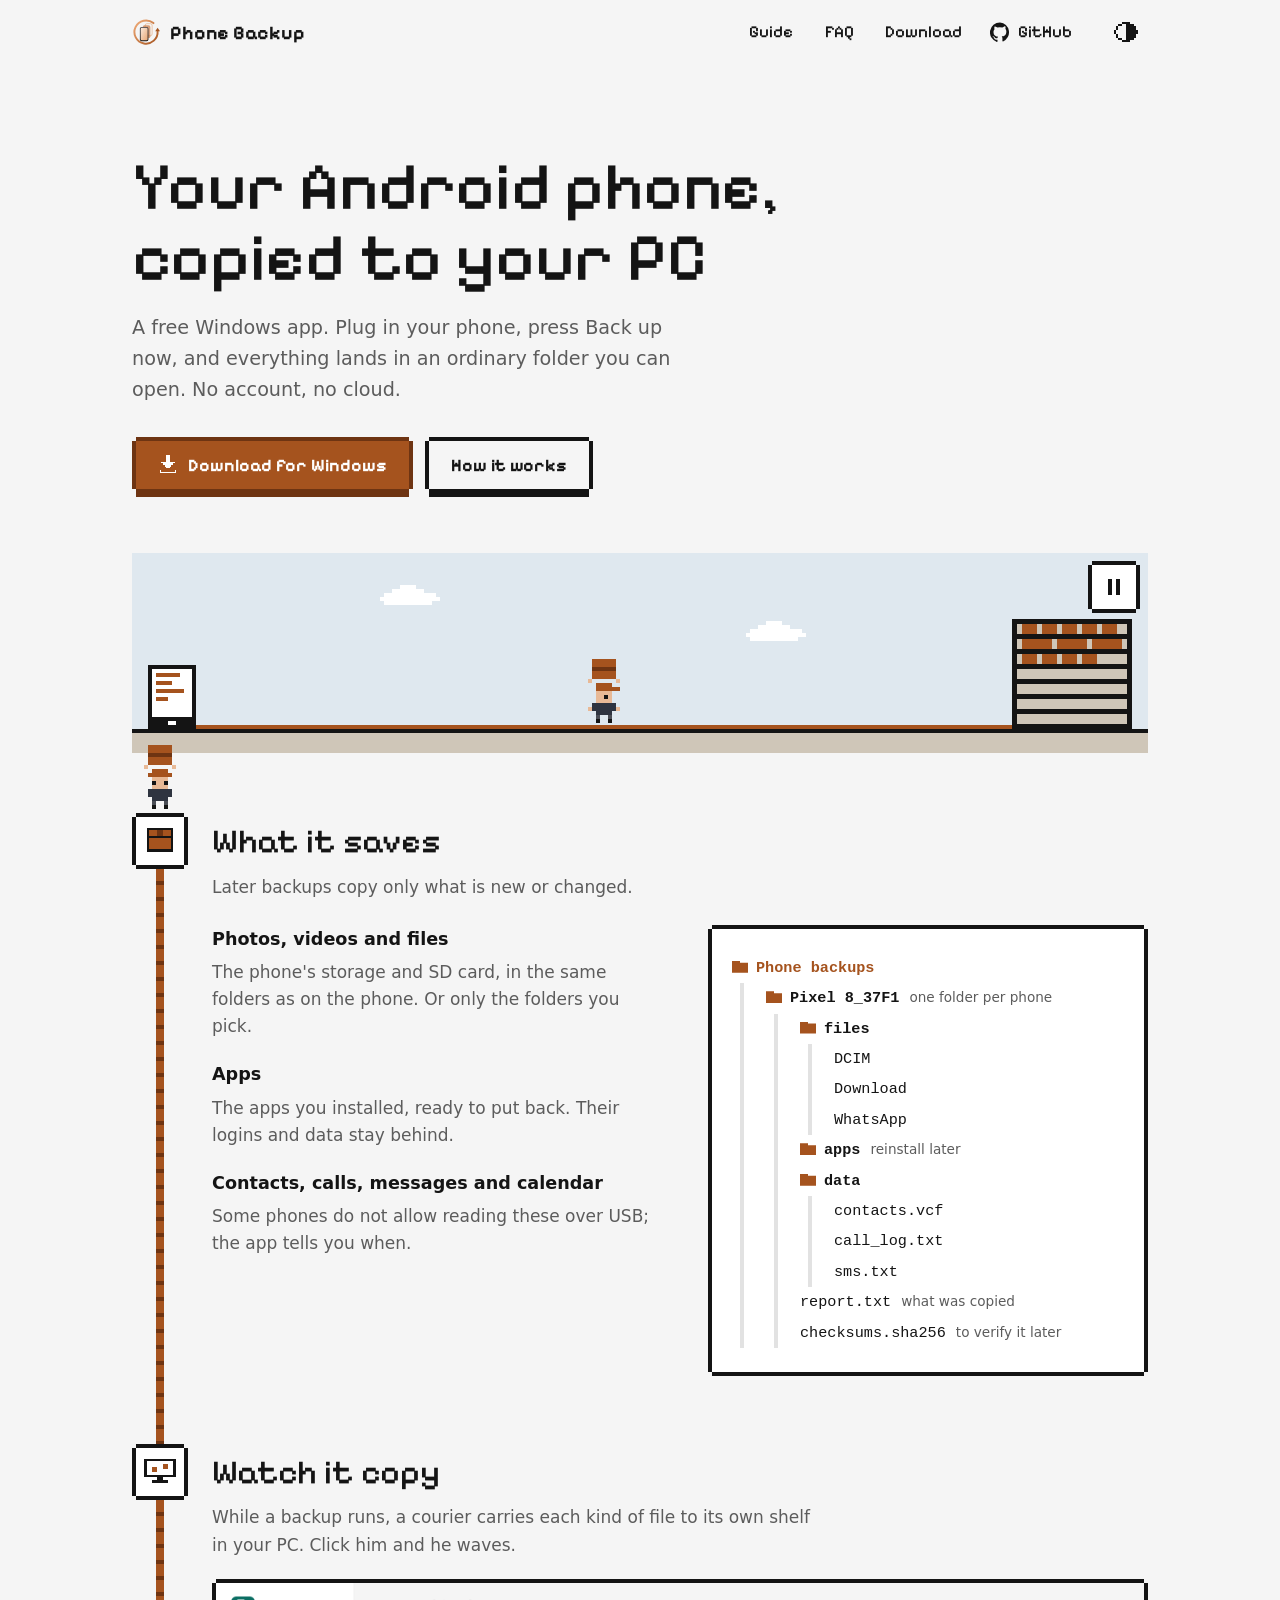
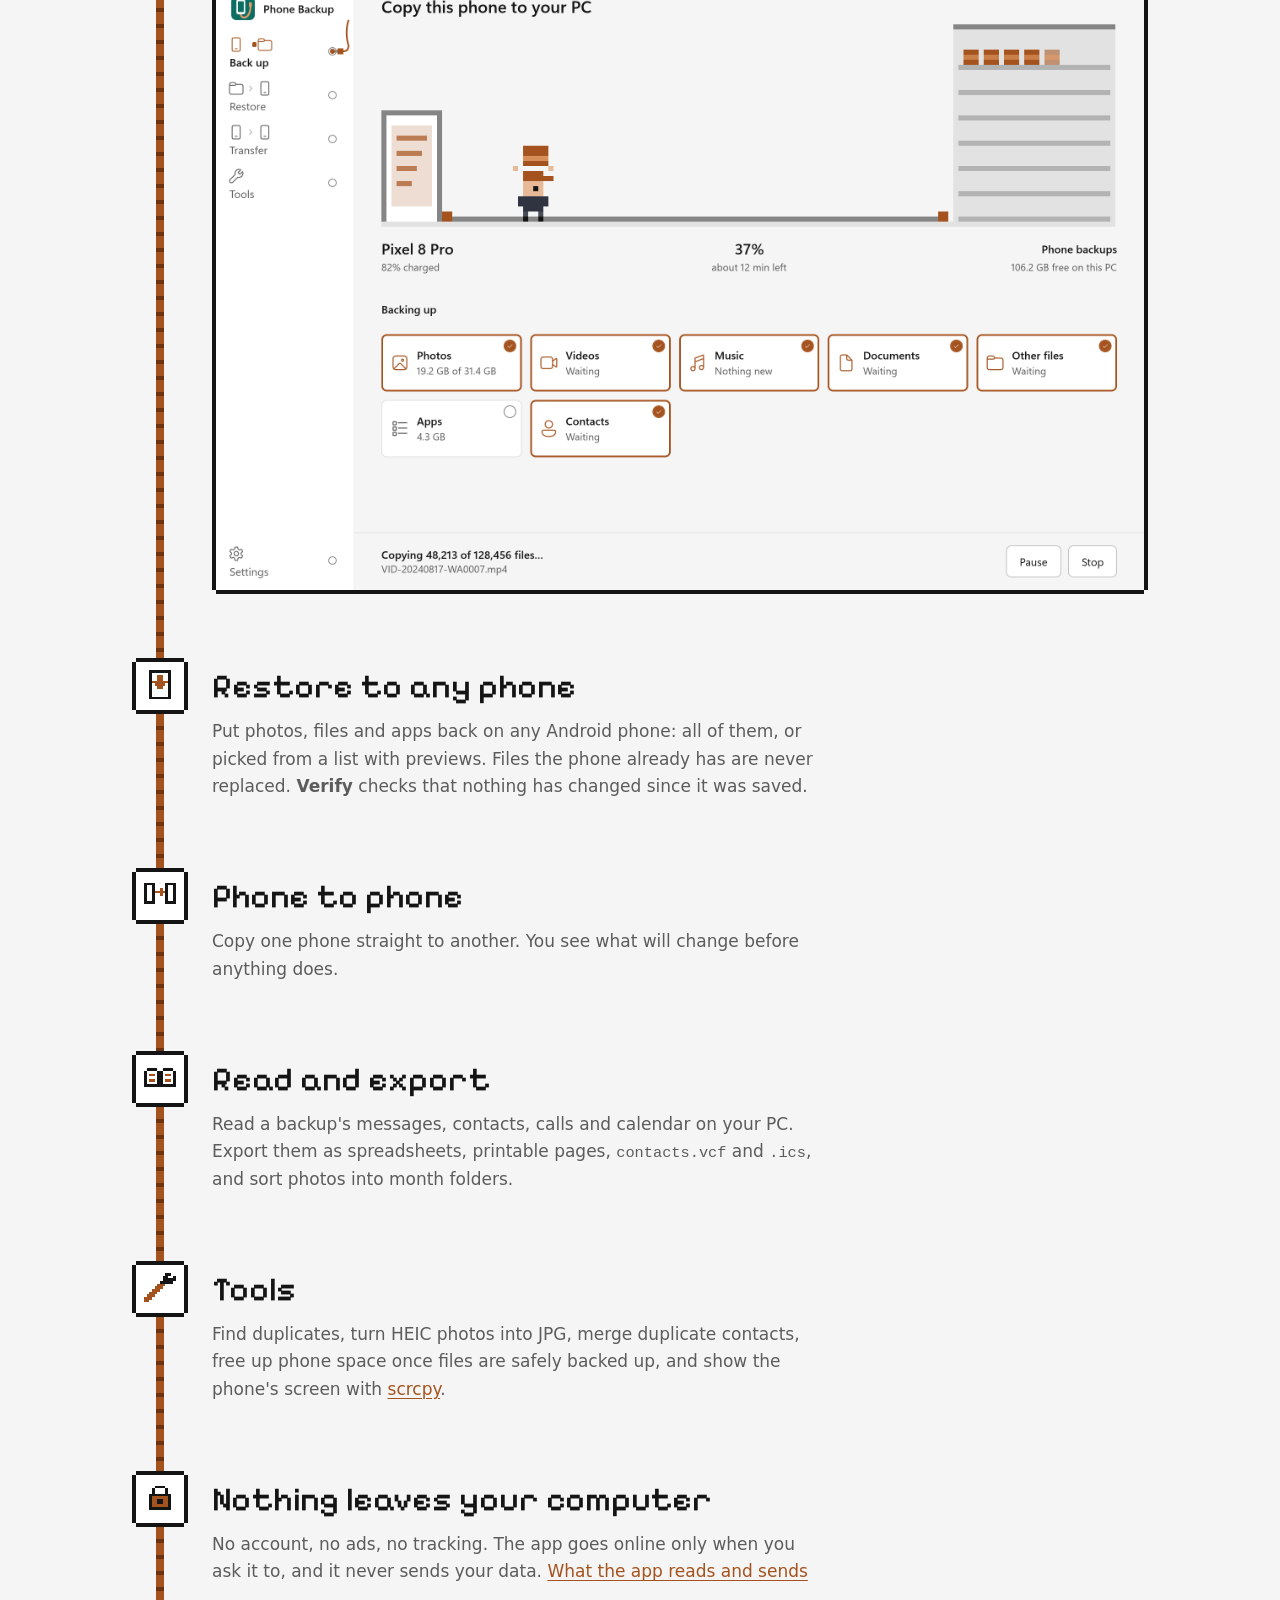
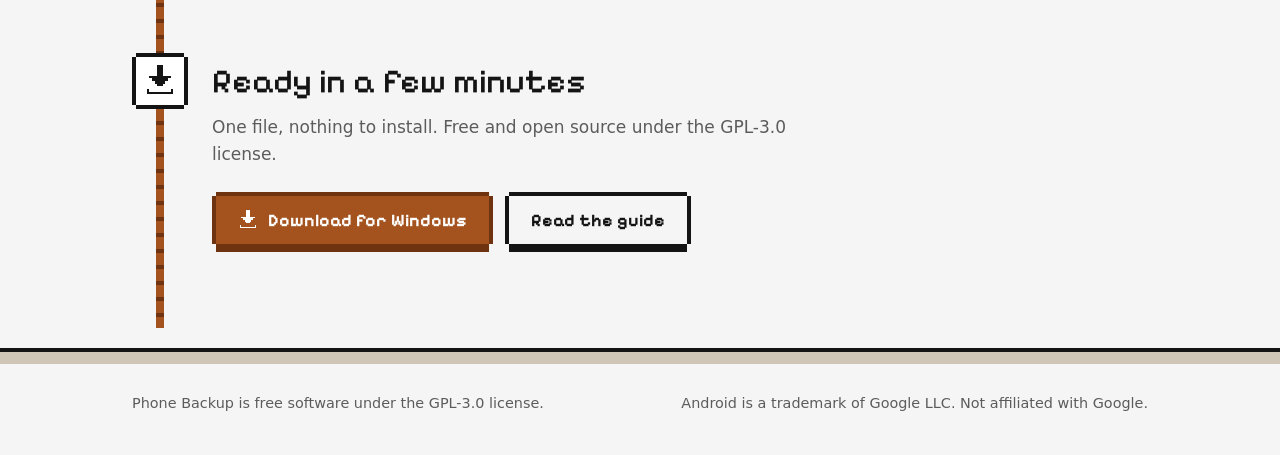
<file: docs/index.html>
<!doctype html>
<html lang="en">
<head>
<meta charset="utf-8">
<meta name="viewport" content="width=device-width, initial-scale=1">
<link rel="icon" href="favicon.ico" sizes="any">
<link rel="icon" href="favicon.svg" type="image/svg+xml">
<title>Phone Backup: free Android backup for Windows</title>
<meta name="description" content="A free, open-source Windows app that backs up an Android phone over USB or Wi-Fi. No account, no cloud.">
<meta name="color-scheme" content="light dark">
<meta name="theme-color" media="(prefers-color-scheme: light)" content="#F5F5F5">
<meta name="theme-color" media="(prefers-color-scheme: dark)" content="#000000">
<link rel="preload" href="fonts/pixelify-sans.woff2" as="font" type="font/woff2" crossorigin>
<link rel="stylesheet" href="site.css">
<script src="theme.js"></script>
<script src="pixel.js" defer></script>
</head>
<body>
<a class="skip" href="#main">Skip to content</a>

<header>
  <div class="wrap">
    <a class="brand" href="./">
      <span class="logo" aria-hidden="true"><img src="logo.svg" width="28" height="28" alt=""></span>
      Phone Backup
    </a>
    <nav aria-label="Pages">
      <a class="nav-link" href="guide">Guide</a>
      <a class="nav-link" href="faq">FAQ</a>
      <a class="nav-link" href="download">Download</a>
      <a class="nav-link" href="https://github.com/mitunmanav/phone-backup">
      <svg width="20" height="20" viewBox="0 0 24 24" fill="currentColor" aria-hidden="true"><path d="M12 .5a12 12 0 0 0-3.8 23.4c.6.1.8-.3.8-.6v-2.1c-3.3.7-4-1.6-4-1.6-.6-1.4-1.4-1.8-1.4-1.8-1-.7.1-.7.1-.7 1.2.1 1.8 1.2 1.8 1.2 1 1.8 2.8 1.3 3.5 1 .1-.8.4-1.3.7-1.6-2.7-.3-5.5-1.3-5.5-6 0-1.2.5-2.3 1.2-3.1-.1-.3-.5-1.5.1-3.2 0 0 1-.3 3.3 1.2a11.5 11.5 0 0 1 6 0C17.3 4.7 18.3 5 18.3 5c.7 1.7.2 2.9.1 3.2.8.8 1.2 1.9 1.2 3.1 0 4.7-2.8 5.7-5.5 6 .4.4.8 1.1.8 2.2v3.3c0 .3.2.7.8.6A12 12 0 0 0 12 .5Z"/></svg>
      GitHub
      </a>
    </nav>
    <button class="theme" type="button" aria-label="Theme">
      <span class="auto" data-px="auto"></span><span class="sun" data-px="sun"></span><span class="moon" data-px="moon"></span>
    </button>
  </div>
</header>

<main id="main">
  <div class="wrap intro">
    <h1>Your Android phone, copied to your PC</h1>
    <p class="lead">A free Windows app. Plug in your phone, press Back up now, and everything lands in an ordinary folder you can open. No account, no cloud.</p>
    <div class="actions">
      <a class="btn primary" href="download"><span data-px="down"></span>Download for Windows</a>
      <a class="btn" href="guide">How it works</a>
    </div>
  </div>

  <!-- The courier from the app carries boxes from the phone along the cable to the shelves in the PC. -->
  <div class="wrap">
    <div class="world">
      <span class="cloud" data-px="cloud" style="left: 24%; top: 28px"></span>
      <span class="cloud" data-px="cloud" style="left: 60%; top: 64px"></span>
      <span class="phone" data-px="phone"></span>
      <span class="cable"></span>
      <span class="pc" data-px="pc"></span>
      <button class="pause" type="button" aria-label="Pause the courier" aria-pressed="false"><span data-px="pause"></span></button>
      <button class="walker" type="button" aria-label="Wave to the courier"><span class="walk" data-px="courier"></span></button>
    </div>
  </div>

  <!-- The cable carries on down the page; each thing the app does is a stop on it. Not numbered: these are not steps. -->
  <div class="wrap route">
    <div class="rider" aria-hidden="true"><span class="front carry" data-px="courier"></span></div>

    <section class="stop">
      <span class="sign" aria-hidden="true"><span data-px="box"></span></span>
      <h2>What it saves</h2>
      <p>Later backups copy only what is new or changed.</p>
      <div class="saves">
        <div class="kinds">
          <div>
            <h3>Photos, videos and files</h3>
            <p>The phone's storage and SD card, in the same folders as on the phone. Or only the folders you pick.</p>
          </div>
          <div>
            <h3>Apps</h3>
            <p>The apps you installed, ready to put back. Their logins and data stay behind.</p>
          </div>
          <div>
            <h3>Contacts, calls, messages and calendar</h3>
            <p>Some phones do not allow reading these over USB; the app tells you when.</p>
          </div>
        </div>
        <div class="tree mono" role="img" aria-label="Example backup folder: files, apps and data folders inside a folder named after the phone.">
          <ul>
            <li style="--i:0"><span class="dir root">Phone backups</span>
              <ul>
                <li style="--i:1"><span class="dir">Pixel 8_37F1</span><span class="hint">one folder per phone</span>
                  <ul>
                    <li style="--i:2"><span class="dir">files</span>
                      <ul>
                        <li style="--i:3"><span>DCIM</span></li>
                        <li style="--i:4"><span>Download</span></li>
                        <li style="--i:5"><span>WhatsApp</span></li>
                      </ul>
                    </li>
                    <li style="--i:6"><span class="dir">apps</span><span class="hint">reinstall later</span></li>
                    <li style="--i:7"><span class="dir">data</span>
                      <ul>
                        <li style="--i:8"><span>contacts.vcf</span></li>
                        <li style="--i:9"><span>call_log.txt</span></li>
                        <li style="--i:10"><span>sms.txt</span></li>
                      </ul>
                    </li>
                    <li style="--i:11"><span>report.txt</span><span class="hint">what was copied</span></li>
                    <li style="--i:12"><span>checksums.sha256</span><span class="hint">to verify it later</span></li>
                  </ul>
                </li>
              </ul>
            </li>
          </ul>
        </div>
      </div>
    </section>

    <section class="stop">
      <span class="sign" aria-hidden="true"><span data-px="screen"></span></span>
      <h2>Watch it copy</h2>
      <p>While a backup runs, a courier carries each kind of file to its own shelf in your PC. Click him and he waves.</p>
      <figure class="shot">
        <picture>
          <source srcset="app-dark.png" media="(prefers-color-scheme: dark)">
          <img src="app-light.png" width="2200" height="1440" loading="lazy" alt="Phone Backup copying a Pixel 8 Pro to the PC, 37% done: a small pixel courier carries boxes along the cable from the phone to shelves in the PC, above tiles for photos, videos, music, documents, other files, apps and contacts.">
        </picture>
      </figure>
    </section>

    <section class="stop">
      <span class="sign" aria-hidden="true"><span data-px="back"></span></span>
      <h2>Restore to any phone</h2>
      <p>Put photos, files and apps back on any Android phone: all of them, or picked from a list with previews. Files the phone already has are never replaced. <strong>Verify</strong> checks that nothing has changed since it was saved.</p>
    </section>

    <section class="stop">
      <span class="sign" aria-hidden="true"><span data-px="swap"></span></span>
      <h2>Phone to phone</h2>
      <p>Copy one phone straight to another. You see what will change before anything does.</p>
    </section>

    <section class="stop">
      <span class="sign" aria-hidden="true"><span data-px="book"></span></span>
      <h2>Read and export</h2>
      <p>Read a backup's messages, contacts, calls and calendar on your PC. Export them as spreadsheets, printable pages, <code>contacts.vcf</code> and <code>.ics</code>, and sort photos into month folders.</p>
    </section>

    <section class="stop">
      <span class="sign" aria-hidden="true"><span data-px="wrench"></span></span>
      <h2>Tools</h2>
      <p>Find duplicates, turn HEIC photos into JPG, merge duplicate contacts, free up phone space once files are safely backed up, and show the phone's screen with <a href="https://github.com/Genymobile/scrcpy">scrcpy</a>.</p>
    </section>

    <section class="stop">
      <span class="sign" aria-hidden="true"><span data-px="lock"></span></span>
      <h2>Nothing leaves your computer</h2>
      <p>No account, no ads, no tracking. The app goes online only when you ask it to, and it never sends your data. <a href="faq#privacy">What the app reads and sends</a></p>
    </section>

    <section class="stop">
      <span class="sign" aria-hidden="true"><span data-px="down"></span></span>
      <h2>Ready in a few minutes</h2>
      <p>One file, nothing to install. Free and open source under the GPL-3.0 license.</p>
      <div class="actions">
        <a class="btn primary" href="download"><span data-px="down"></span>Download for Windows</a>
        <a class="btn" href="guide">Read the guide</a>
      </div>
    </section>
  </div>
</main>

<footer>
  <div class="wrap">
    <span>Phone Backup is free software under the GPL-3.0 license.</span>
    <span>Android is a trademark of Google LLC. Not affiliated with Google.</span>
  </div>
</footer>

</body>
</html>
</file>
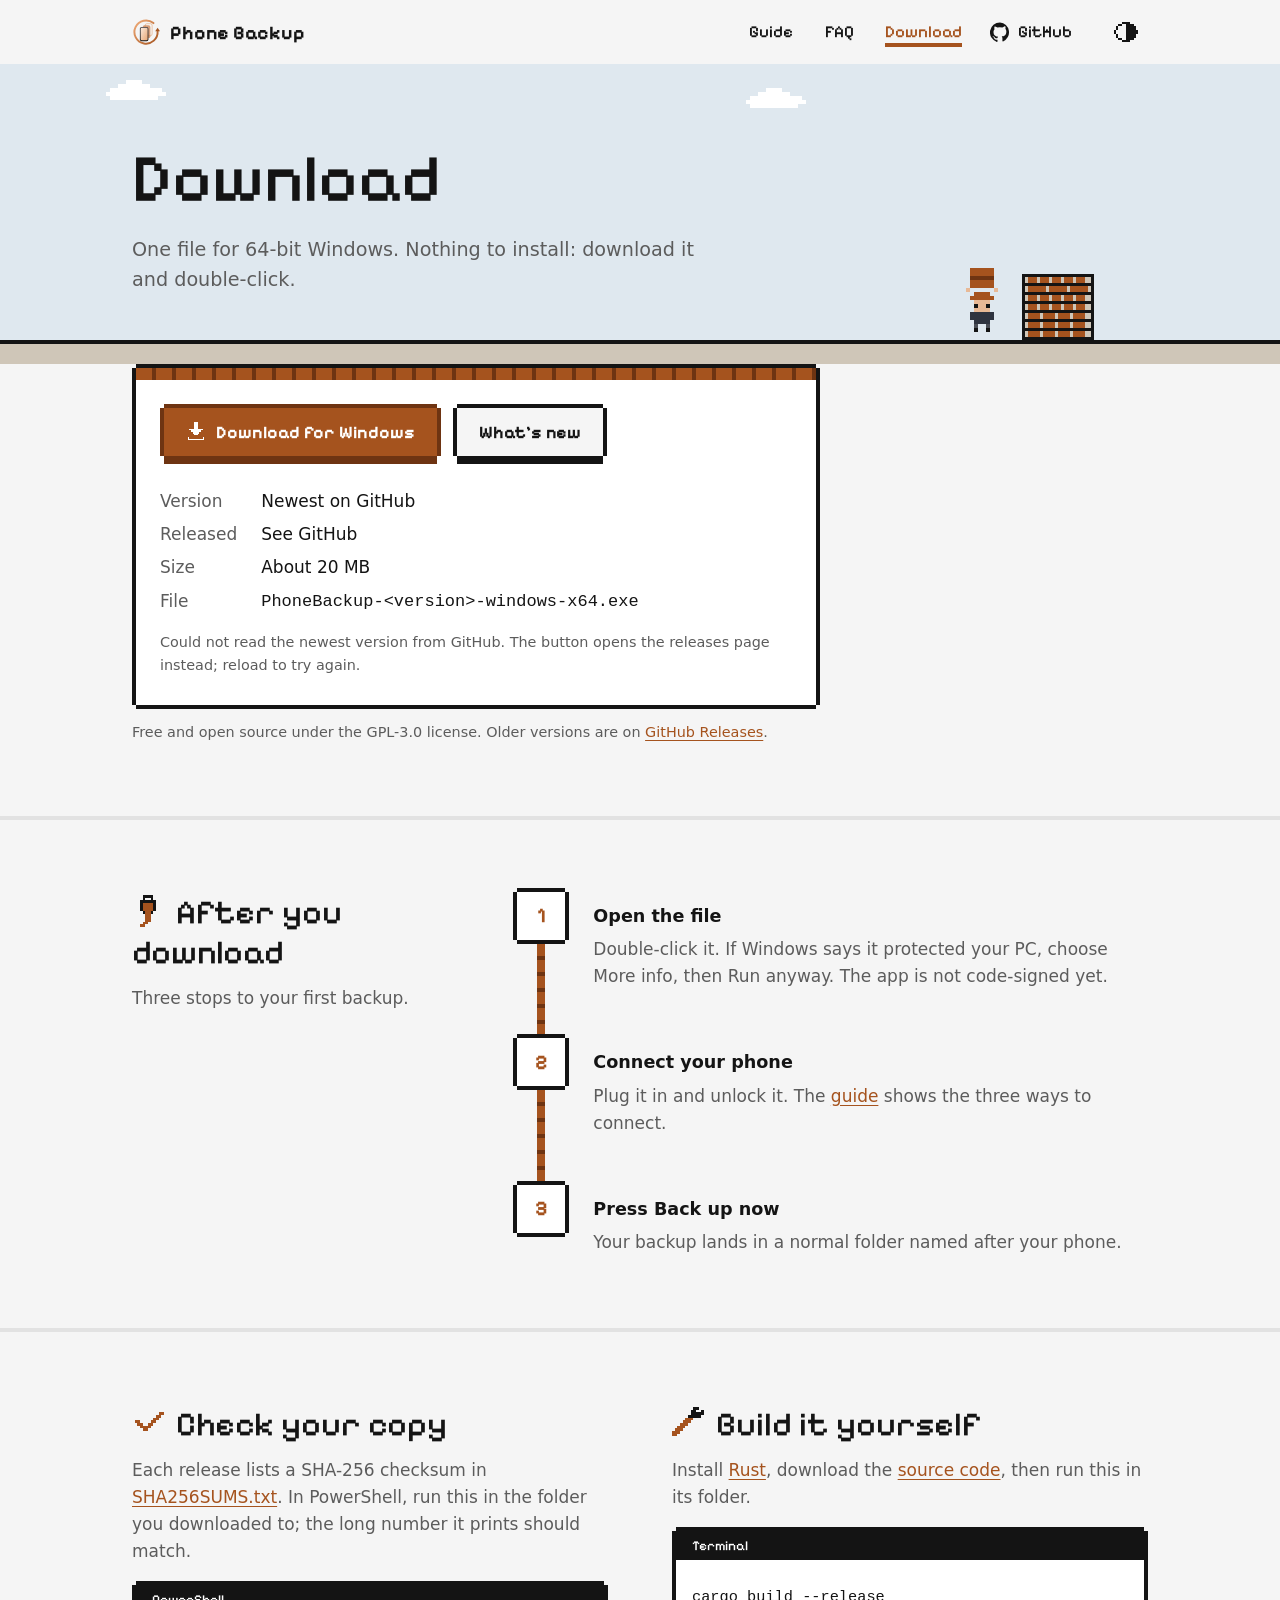
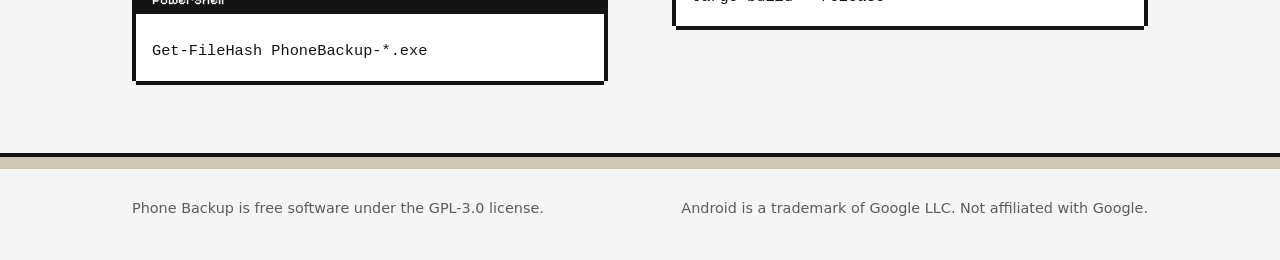
<file: docs/download.html>
<!doctype html>
<html lang="en">
<head>
<meta charset="utf-8">
<meta name="viewport" content="width=device-width, initial-scale=1">
<link rel="icon" href="favicon.ico" sizes="any">
<link rel="icon" href="favicon.svg" type="image/svg+xml">
<title>Download Phone Backup for Windows</title>
<meta name="description" content="Download the newest Phone Backup for 64-bit Windows, check its checksum, or build it from source.">
<meta name="color-scheme" content="light dark">
<meta name="theme-color" media="(prefers-color-scheme: light)" content="#F5F5F5">
<meta name="theme-color" media="(prefers-color-scheme: dark)" content="#000000">
<link rel="preload" href="fonts/pixelify-sans.woff2" as="font" type="font/woff2" crossorigin>
<link rel="stylesheet" href="site.css">
<script src="theme.js"></script>
<script src="pixel.js" defer></script>
</head>
<body>
<a class="skip" href="#main">Skip to content</a>

<header>
  <div class="wrap">
    <a class="brand" href="./">
      <span class="logo" aria-hidden="true"><img src="logo.svg" width="28" height="28" alt=""></span>
      Phone Backup
    </a>
    <nav aria-label="Pages">
      <a class="nav-link" href="guide">Guide</a>
      <a class="nav-link" href="faq">FAQ</a>
      <a class="nav-link" href="download" aria-current="page">Download</a>
      <a class="nav-link" href="https://github.com/mitunmanav/phone-backup">
      <svg width="20" height="20" viewBox="0 0 24 24" fill="currentColor" aria-hidden="true"><path d="M12 .5a12 12 0 0 0-3.8 23.4c.6.1.8-.3.8-.6v-2.1c-3.3.7-4-1.6-4-1.6-.6-1.4-1.4-1.8-1.4-1.8-1-.7.1-.7.1-.7 1.2.1 1.8 1.2 1.8 1.2 1 1.8 2.8 1.3 3.5 1 .1-.8.4-1.3.7-1.6-2.7-.3-5.5-1.3-5.5-6 0-1.2.5-2.3 1.2-3.1-.1-.3-.5-1.5.1-3.2 0 0 1-.3 3.3 1.2a11.5 11.5 0 0 1 6 0C17.3 4.7 18.3 5 18.3 5c.7 1.7.2 2.9.1 3.2.8.8 1.2 1.9 1.2 3.1 0 4.7-2.8 5.7-5.5 6 .4.4.8 1.1.8 2.2v3.3c0 .3.2.7.8.6A12 12 0 0 0 12 .5Z"/></svg>
      GitHub
      </a>
    </nav>
    <button class="theme" type="button" aria-label="Theme">
      <span class="auto" data-px="auto"></span><span class="sun" data-px="sun"></span><span class="moon" data-px="moon"></span>
    </button>
  </div>
</header>

<main id="main">
  <div class="page-world">
  <span class="cloud" data-px="cloud" style="left: 8%; top: 12px"></span><span class="cloud" data-px="cloud" style="left: 58%; top: 20px"></span>
  <div class="wrap page-head">
    <div>
      <h1>Download</h1>
      <p class="lead">One file for 64-bit Windows. Nothing to install: download it and double-click.</p>
    </div>
    <div class="scene" aria-hidden="true"><span class="courier front carry" data-px="courier"></span><span class="pc" data-px="pc"></span></div>
  </div>
  </div>

  <div class="wrap">
    <div class="release" id="release" aria-busy="true">
      <div class="actions">
        <a class="btn primary" id="get" href="https://github.com/mitunmanav/phone-backup/releases/latest">
          <span data-px="down"></span>
          Download for Windows
        </a>
        <a class="btn" id="notes" href="https://github.com/mitunmanav/phone-backup/releases/latest">What's new</a>
      </div>
      <dl>
        <dt>Version</dt><dd id="version">Newest on GitHub</dd>
        <dt>Released</dt><dd id="date">See GitHub</dd>
        <dt>Size</dt><dd id="size">About 20&nbsp;MB</dd>
        <dt>File</dt><dd id="file" class="mono">PhoneBackup-&lt;version&gt;-windows-x64.exe</dd>
      </dl>
      <p class="note" id="status" role="status"></p>
    </div>
    <p class="note">Free and open source under the GPL-3.0 license. Older versions are on <a href="https://github.com/mitunmanav/phone-backup/releases">GitHub Releases</a>.</p>
  </div>

  <section class="after">
    <div class="wrap aside">
      <div class="side">
        <h2><span data-px="plug"></span>After you download</h2>
        <p class="section-lead">Three stops to your first backup.</p>
      </div>
      <ol class="steps">
        <li>
          <h3>Open the file</h3>
          <p>Double-click it. If Windows says it protected your PC, choose More info, then Run anyway. The app is not code-signed yet.</p>
        </li>
        <li>
          <h3>Connect your phone</h3>
          <p>Plug it in and unlock it. The <a href="guide#connect">guide</a> shows the three ways to connect.</p>
        </li>
        <li>
          <h3>Press Back up now</h3>
          <p>Your backup lands in a normal folder named after your phone.</p>
        </li>
      </ol>
    </div>
  </section>

  <section id="verify">
    <div class="wrap split">
      <div>
        <h2><span data-px="check"></span>Check your copy</h2>
        <p>Each release lists a SHA-256 checksum in <a id="sums" href="https://github.com/mitunmanav/phone-backup/releases/latest">SHA256SUMS.txt</a>. In PowerShell, run this in the folder you downloaded to; the long number it prints should match.</p>
        <pre data-title="PowerShell"><code>Get-FileHash PhoneBackup-*.exe</code></pre>
      </div>
      <div>
        <h2><span data-px="wrench"></span>Build it yourself</h2>
        <p>Install <a href="https://rustup.rs/">Rust</a>, download the <a href="https://github.com/mitunmanav/phone-backup">source code</a>, then run this in its folder.</p>
        <pre data-title="Terminal"><code>cargo build --release</code></pre>
      </div>
    </div>
  </section>
</main>

<script>
// Read the newest release from GitHub so the button always fetches the current file.
// Without it the button still works: it opens the releases page.
(async () => {
  const $ = id => document.getElementById(id);
  try {
    const r = await fetch("https://api.github.com/repos/mitunmanav/phone-backup/releases/latest");
    if (!r.ok) throw new Error("GitHub answered " + r.status);
    const rel = await r.json();
    const exe = rel.assets.find(a => a.name.endsWith(".exe"));
    const sums = rel.assets.find(a => a.name === "SHA256SUMS.txt");
    $("version").textContent = rel.tag_name.replace(/^v/, "");
    $("date").textContent = new Date(rel.published_at).toLocaleDateString(undefined, { day: "numeric", month: "long", year: "numeric" });
    $("notes").href = rel.html_url;
    if (sums) $("sums").href = sums.browser_download_url;
    if (exe) {
      $("get").href = exe.browser_download_url;
      $("size").textContent = (exe.size / 1048576).toFixed(1) + " MB";
      $("file").textContent = exe.name;
    }
  } catch (e) {
    $("status").textContent = "Could not read the newest version from GitHub. The button opens the releases page instead; reload to try again.";
  }
  $("release").removeAttribute("aria-busy");
})();
</script>


<footer>
  <div class="wrap">
    <span>Phone Backup is free software under the GPL-3.0 license.</span>
    <span>Android is a trademark of Google LLC. Not affiliated with Google.</span>
  </div>
</footer>

</body>
</html>
</file>
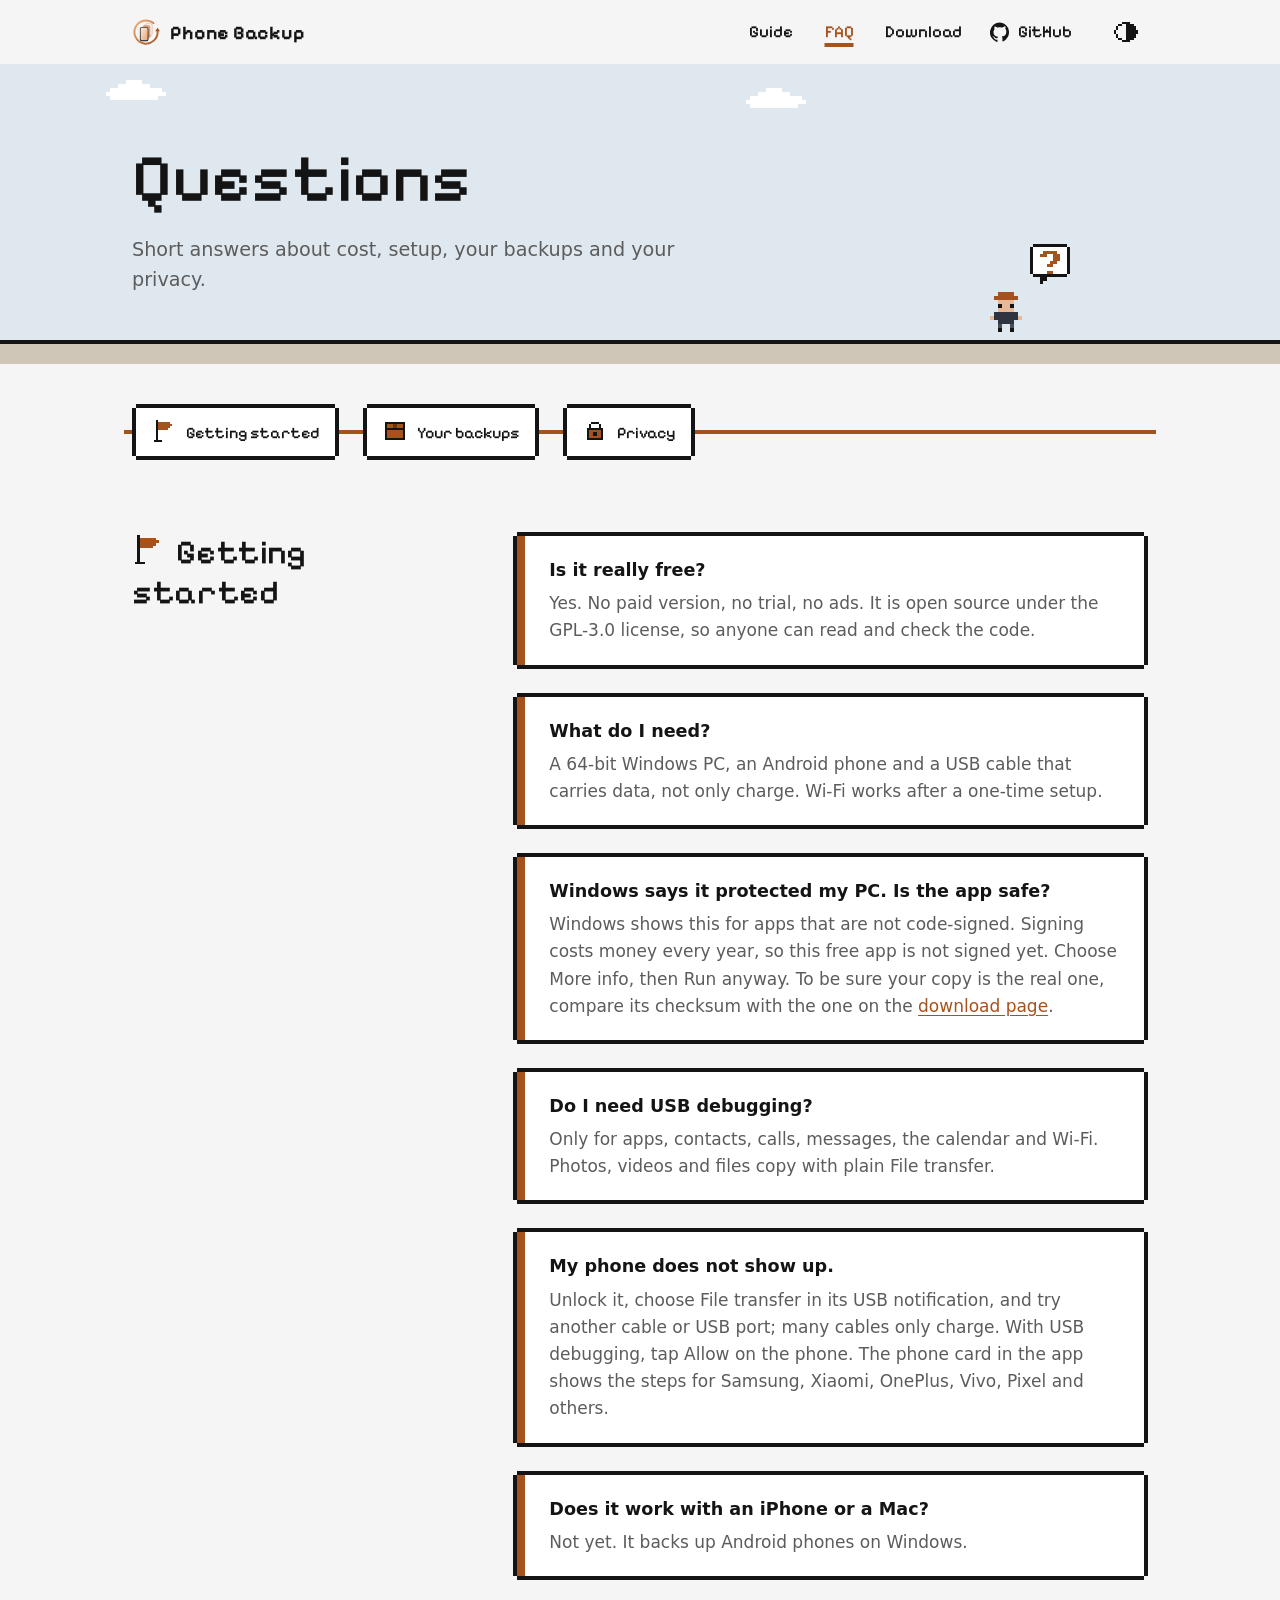
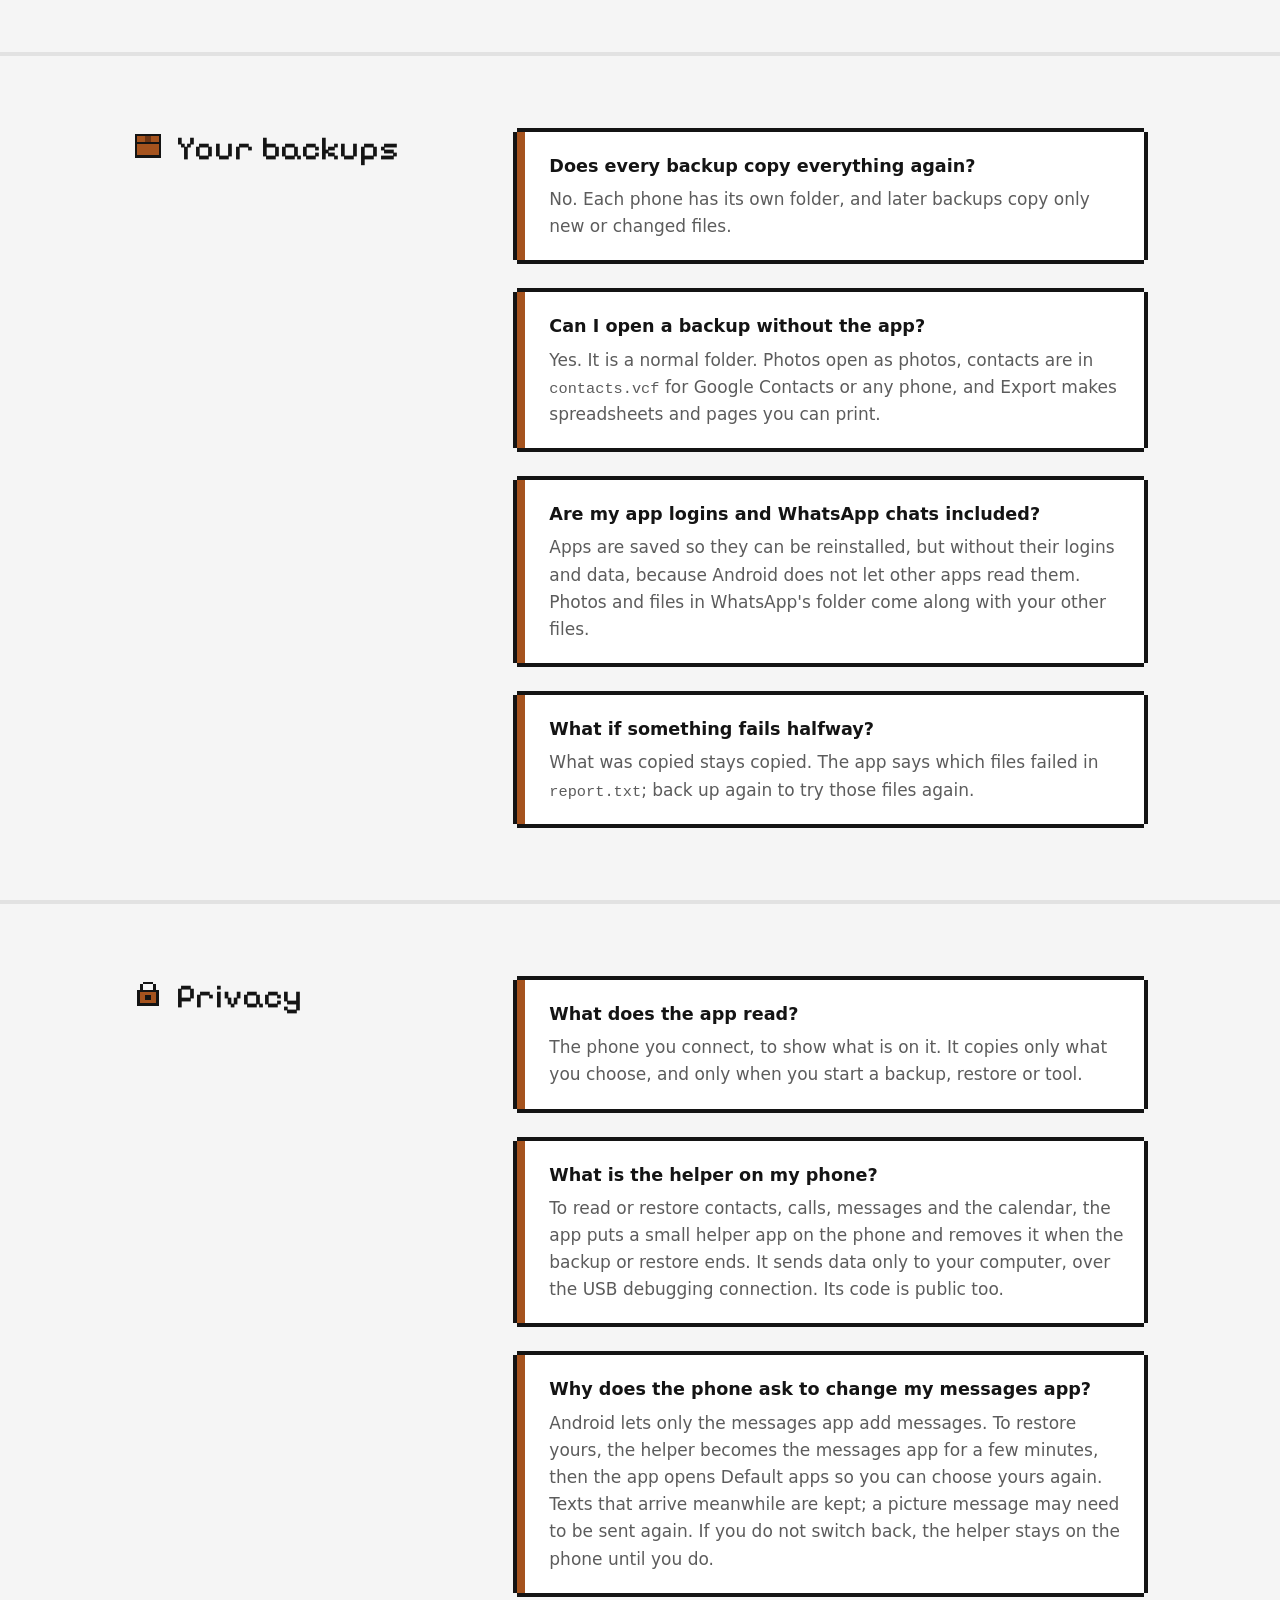
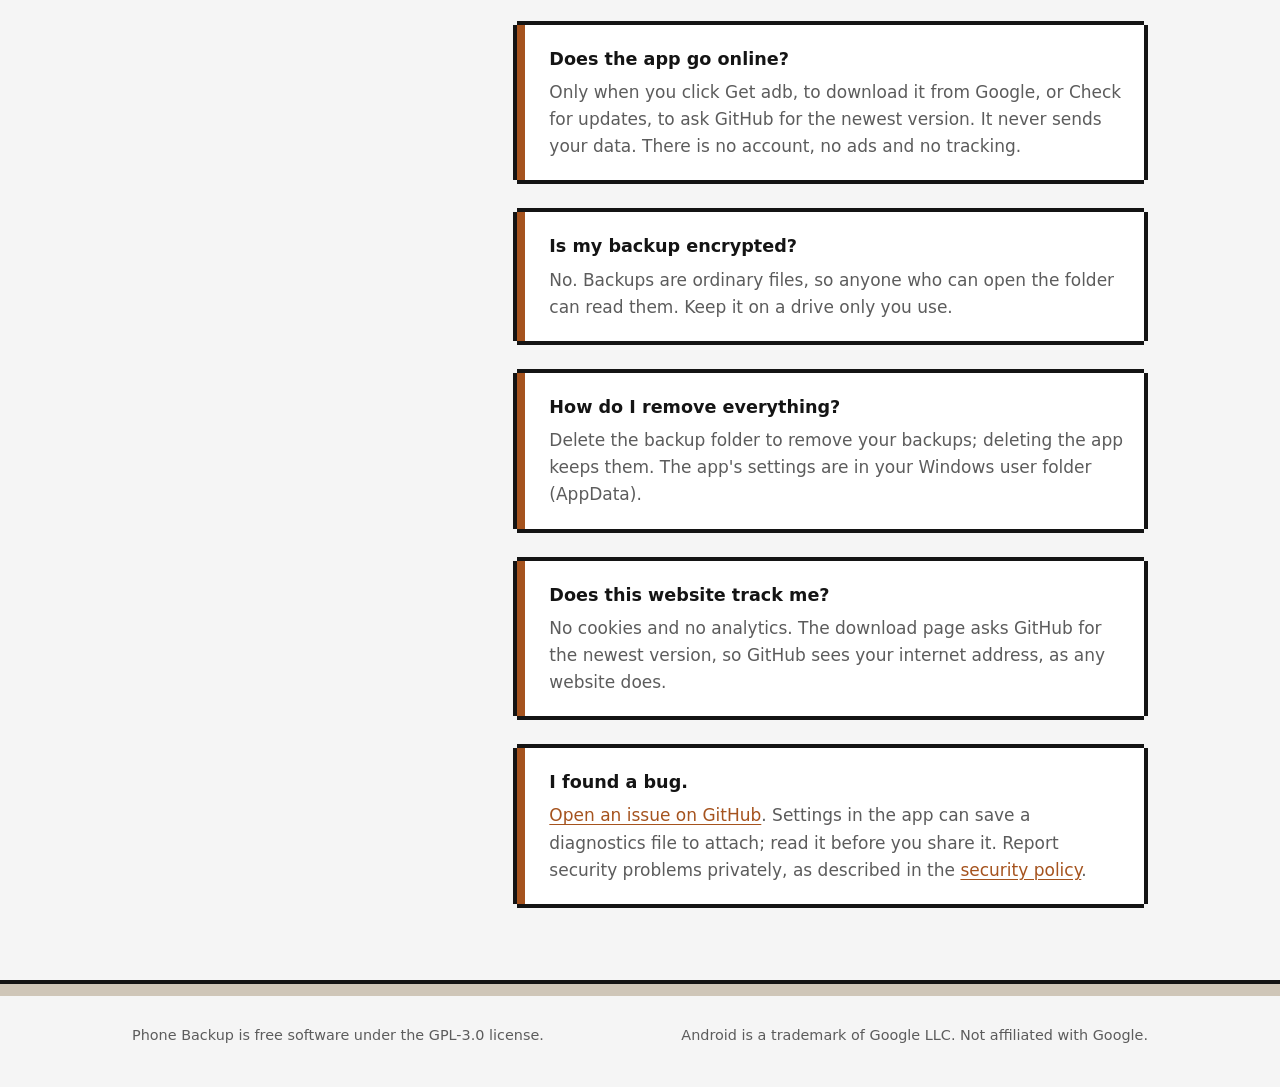
<file: docs/faq.html>
<!doctype html>
<html lang="en">
<head>
<meta charset="utf-8">
<meta name="viewport" content="width=device-width, initial-scale=1">
<link rel="icon" href="favicon.ico" sizes="any">
<link rel="icon" href="favicon.svg" type="image/svg+xml">
<title>Questions: Phone Backup</title>
<meta name="description" content="Answers about cost, setup, backups and privacy for Phone Backup, the free Android backup app for Windows.">
<meta name="color-scheme" content="light dark">
<meta name="theme-color" media="(prefers-color-scheme: light)" content="#F5F5F5">
<meta name="theme-color" media="(prefers-color-scheme: dark)" content="#000000">
<link rel="preload" href="fonts/pixelify-sans.woff2" as="font" type="font/woff2" crossorigin>
<link rel="stylesheet" href="site.css">
<script src="theme.js"></script>
<script src="pixel.js" defer></script>
</head>
<body>
<a class="skip" href="#main">Skip to content</a>

<header>
  <div class="wrap">
    <a class="brand" href="./">
      <span class="logo" aria-hidden="true"><img src="logo.svg" width="28" height="28" alt=""></span>
      Phone Backup
    </a>
    <nav aria-label="Pages">
      <a class="nav-link" href="guide">Guide</a>
      <a class="nav-link" href="faq" aria-current="page">FAQ</a>
      <a class="nav-link" href="download">Download</a>
      <a class="nav-link" href="https://github.com/mitunmanav/phone-backup">
      <svg width="20" height="20" viewBox="0 0 24 24" fill="currentColor" aria-hidden="true"><path d="M12 .5a12 12 0 0 0-3.8 23.4c.6.1.8-.3.8-.6v-2.1c-3.3.7-4-1.6-4-1.6-.6-1.4-1.4-1.8-1.4-1.8-1-.7.1-.7.1-.7 1.2.1 1.8 1.2 1.8 1.2 1 1.8 2.8 1.3 3.5 1 .1-.8.4-1.3.7-1.6-2.7-.3-5.5-1.3-5.5-6 0-1.2.5-2.3 1.2-3.1-.1-.3-.5-1.5.1-3.2 0 0 1-.3 3.3 1.2a11.5 11.5 0 0 1 6 0C17.3 4.7 18.3 5 18.3 5c.7 1.7.2 2.9.1 3.2.8.8 1.2 1.9 1.2 3.1 0 4.7-2.8 5.7-5.5 6 .4.4.8 1.1.8 2.2v3.3c0 .3.2.7.8.6A12 12 0 0 0 12 .5Z"/></svg>
      GitHub
      </a>
    </nav>
    <button class="theme" type="button" aria-label="Theme">
      <span class="auto" data-px="auto"></span><span class="sun" data-px="sun"></span><span class="moon" data-px="moon"></span>
    </button>
  </div>
</header>

<main id="main">
  <div class="page-world">
  <span class="cloud" data-px="cloud" style="left: 8%; top: 12px"></span><span class="cloud" data-px="cloud" style="left: 58%; top: 20px"></span>
  <div class="wrap page-head">
    <div>
      <h1>Questions</h1>
      <p class="lead">Short answers about cost, setup, your backups and your privacy.</p>
    </div>
    <div class="scene" aria-hidden="true"><span class="courier front" data-px="courier"></span><span class="ask" data-px="ask"></span></div>
  </div>
  </div>

  <nav class="wrap map" aria-label="On this page">
    <a href="#start"><span data-px="flag"></span>Getting started</a>
    <a href="#backups"><span data-px="box"></span>Your backups</a>
    <a href="#privacy"><span data-px="lock"></span>Privacy</a>
  </nav>

  <section id="start">
    <div class="wrap aside">
      <div class="side">
        <h2><span data-px="flag"></span>Getting started</h2>
      </div>
      <div class="qa">
        <div>
          <h3>Is it really free?</h3>
          <p>Yes. No paid version, no trial, no ads. It is open source under the GPL-3.0 license, so anyone can read and check the code.</p>
        </div>
        <div>
          <h3>What do I need?</h3>
          <p>A 64-bit Windows PC, an Android phone and a USB cable that carries data, not only charge. Wi-Fi works after a one-time setup.</p>
        </div>
        <div>
          <h3>Windows says it protected my PC. Is the app safe?</h3>
          <p>Windows shows this for apps that are not code-signed. Signing costs money every year, so this free app is not signed yet. Choose More info, then Run anyway. To be sure your copy is the real one, compare its checksum with the one on the <a href="download#verify">download page</a>.</p>
        </div>
        <div>
          <h3>Do I need USB debugging?</h3>
          <p>Only for apps, contacts, calls, messages, the calendar and Wi-Fi. Photos, videos and files copy with plain File transfer.</p>
        </div>
        <div>
          <h3>My phone does not show up.</h3>
          <p>Unlock it, choose File transfer in its USB notification, and try another cable or USB port; many cables only charge. With USB debugging, tap Allow on the phone. The phone card in the app shows the steps for Samsung, Xiaomi, OnePlus, Vivo, Pixel and others.</p>
        </div>
        <div>
          <h3>Does it work with an iPhone or a Mac?</h3>
          <p>Not yet. It backs up Android phones on Windows.</p>
        </div>
      </div>
    </div>
  </section>

  <section id="backups">
    <div class="wrap aside">
      <div class="side">
        <h2><span data-px="box"></span>Your backups</h2>
      </div>
      <div class="qa">
        <div>
          <h3>Does every backup copy everything again?</h3>
          <p>No. Each phone has its own folder, and later backups copy only new or changed files.</p>
        </div>
        <div>
          <h3>Can I open a backup without the app?</h3>
          <p>Yes. It is a normal folder. Photos open as photos, contacts are in <code>contacts.vcf</code> for Google Contacts or any phone, and Export makes spreadsheets and pages you can print.</p>
        </div>
        <div>
          <h3>Are my app logins and WhatsApp chats included?</h3>
          <p>Apps are saved so they can be reinstalled, but without their logins and data, because Android does not let other apps read them. Photos and files in WhatsApp's folder come along with your other files.</p>
        </div>
        <div>
          <h3>What if something fails halfway?</h3>
          <p>What was copied stays copied. The app says which files failed in <code>report.txt</code>; back up again to try those files again.</p>
        </div>
      </div>
    </div>
  </section>

  <section id="privacy">
    <div class="wrap aside">
      <div class="side">
        <h2><span data-px="lock"></span>Privacy</h2>
      </div>
      <div class="qa">
        <div>
          <h3>What does the app read?</h3>
          <p>The phone you connect, to show what is on it. It copies only what you choose, and only when you start a backup, restore or tool.</p>
        </div>
        <div>
          <h3>What is the helper on my phone?</h3>
          <p>To read or restore contacts, calls, messages and the calendar, the app puts a small helper app on the phone and removes it when the backup or restore ends. It sends data only to your computer, over the USB debugging connection. Its code is public too.</p>
        </div>
        <div>
          <h3>Why does the phone ask to change my messages app?</h3>
          <p>Android lets only the messages app add messages. To restore yours, the helper becomes the messages app for a few minutes, then the app opens Default apps so you can choose yours again. Texts that arrive meanwhile are kept; a picture message may need to be sent again. If you do not switch back, the helper stays on the phone until you do.</p>
        </div>
        <div>
          <h3>Does the app go online?</h3>
          <p>Only when you click Get adb, to download it from Google, or Check for updates, to ask GitHub for the newest version. It never sends your data. There is no account, no ads and no tracking.</p>
        </div>
        <div>
          <h3>Is my backup encrypted?</h3>
          <p>No. Backups are ordinary files, so anyone who can open the folder can read them. Keep it on a drive only you use.</p>
        </div>
        <div>
          <h3>How do I remove everything?</h3>
          <p>Delete the backup folder to remove your backups; deleting the app keeps them. The app's settings are in your Windows user folder (AppData).</p>
        </div>
        <div>
          <h3>Does this website track me?</h3>
          <p>No cookies and no analytics. The download page asks GitHub for the newest version, so GitHub sees your internet address, as any website does.</p>
        </div>
        <div>
          <h3>I found a bug.</h3>
          <p><a href="https://github.com/mitunmanav/phone-backup/issues">Open an issue on GitHub</a>. Settings in the app can save a diagnostics file to attach; read it before you share it. Report security problems privately, as described in the <a href="https://github.com/mitunmanav/phone-backup/blob/main/SECURITY.md">security policy</a>.</p>
        </div>
      </div>
    </div>
  </section>
</main>


<footer>
  <div class="wrap">
    <span>Phone Backup is free software under the GPL-3.0 license.</span>
    <span>Android is a trademark of Google LLC. Not affiliated with Google.</span>
  </div>
</footer>

</body>
</html>
</file>
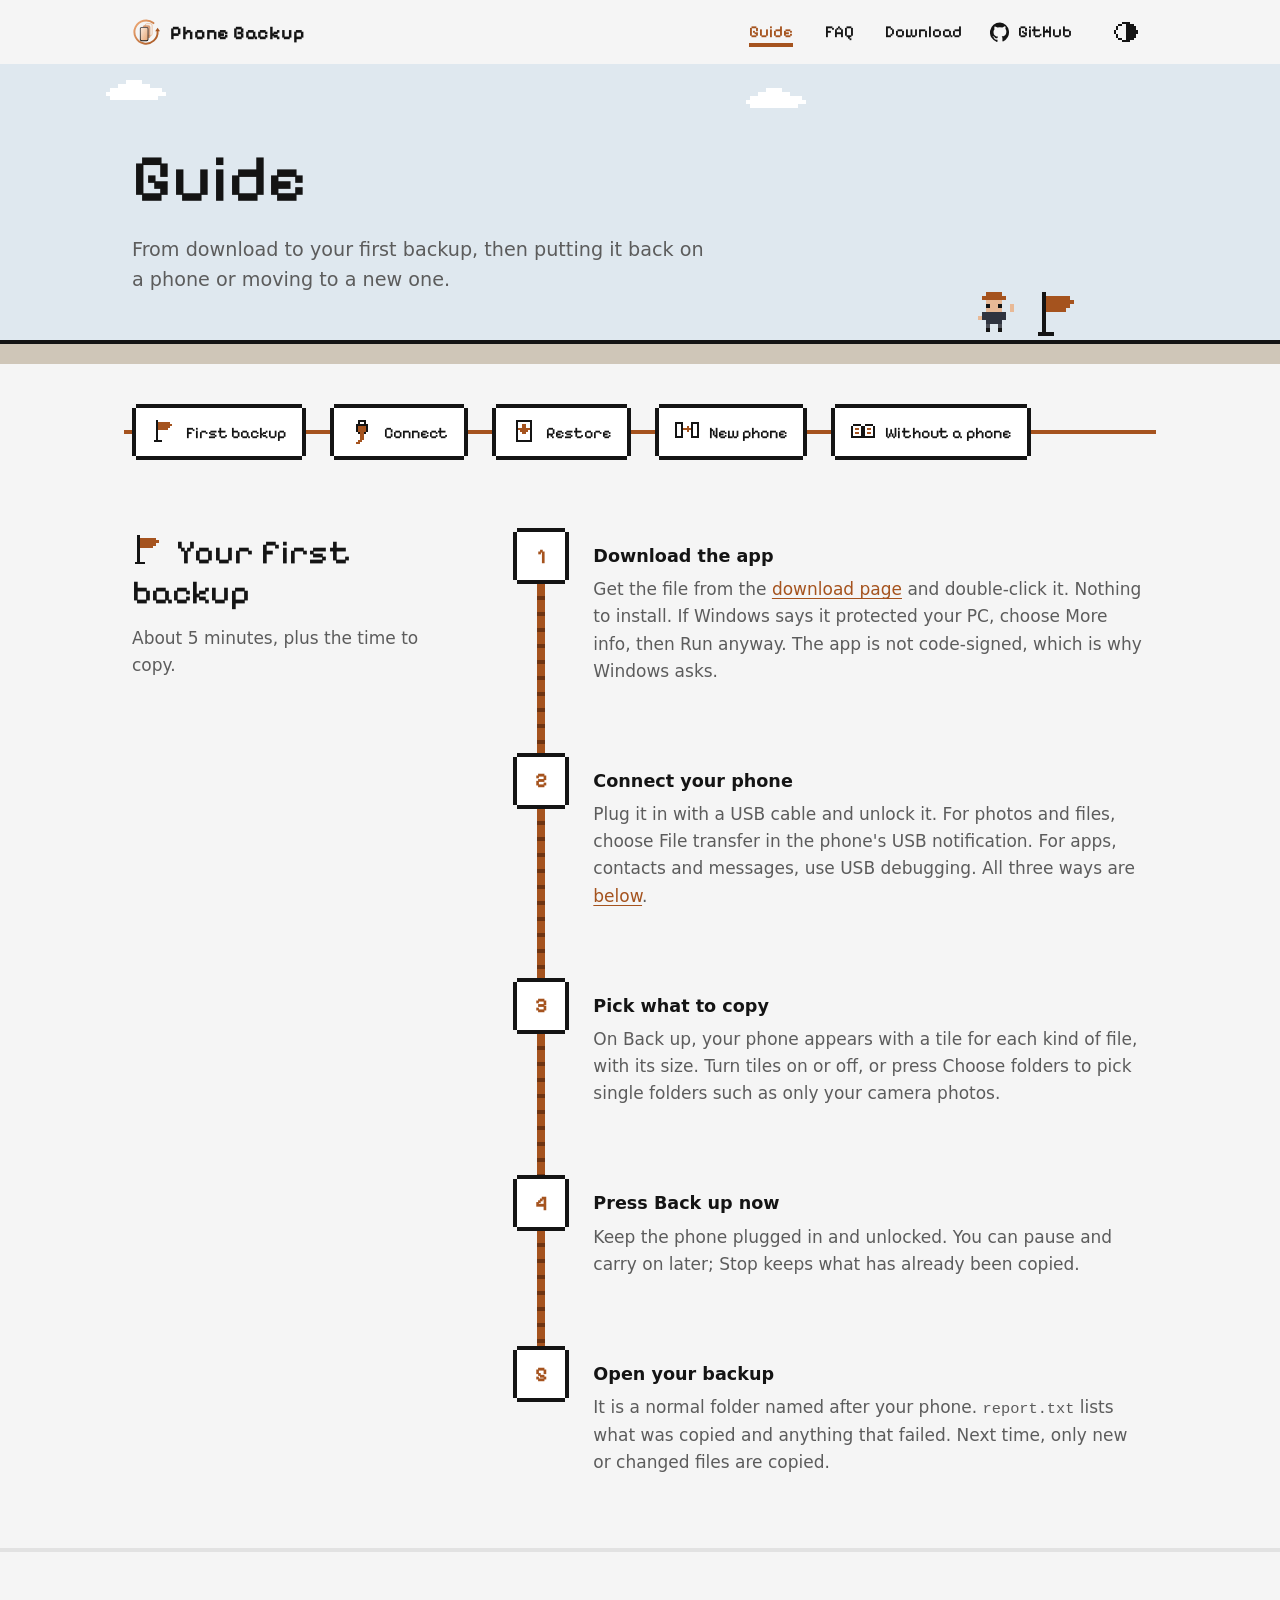
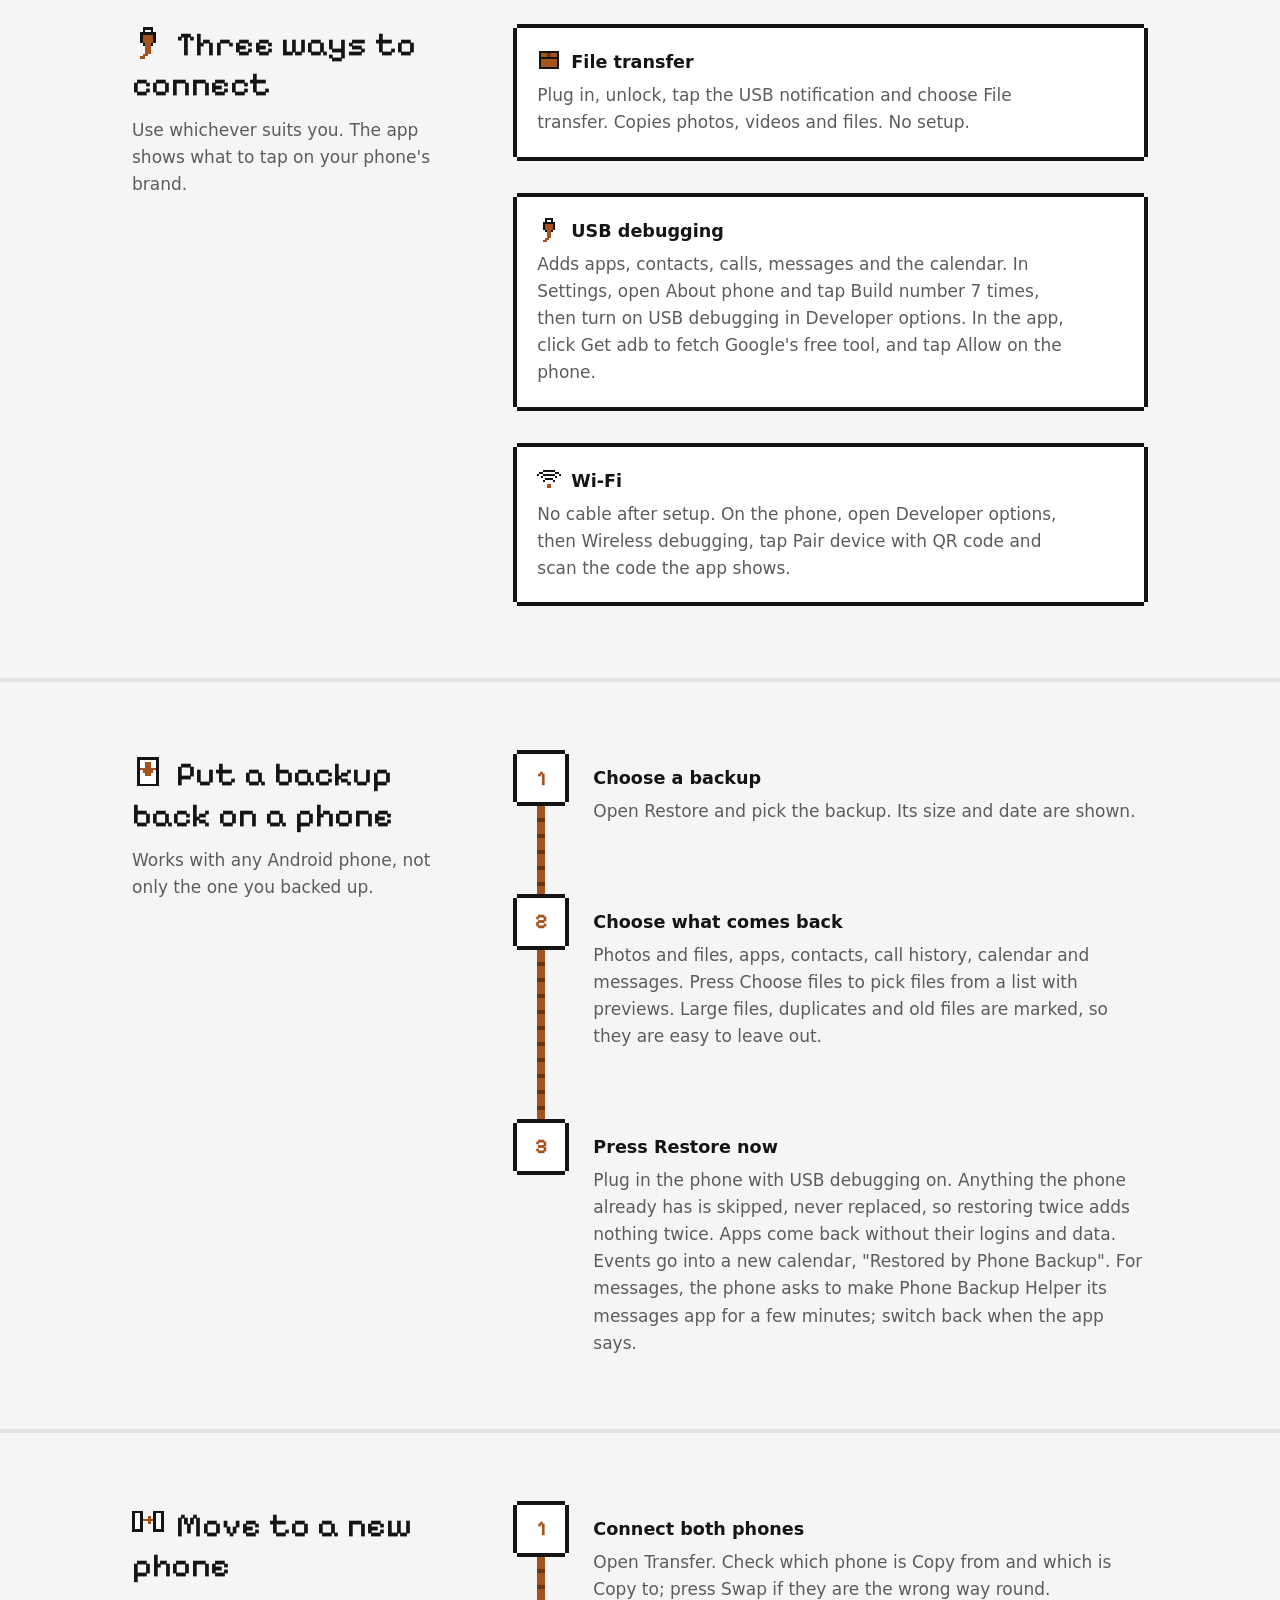
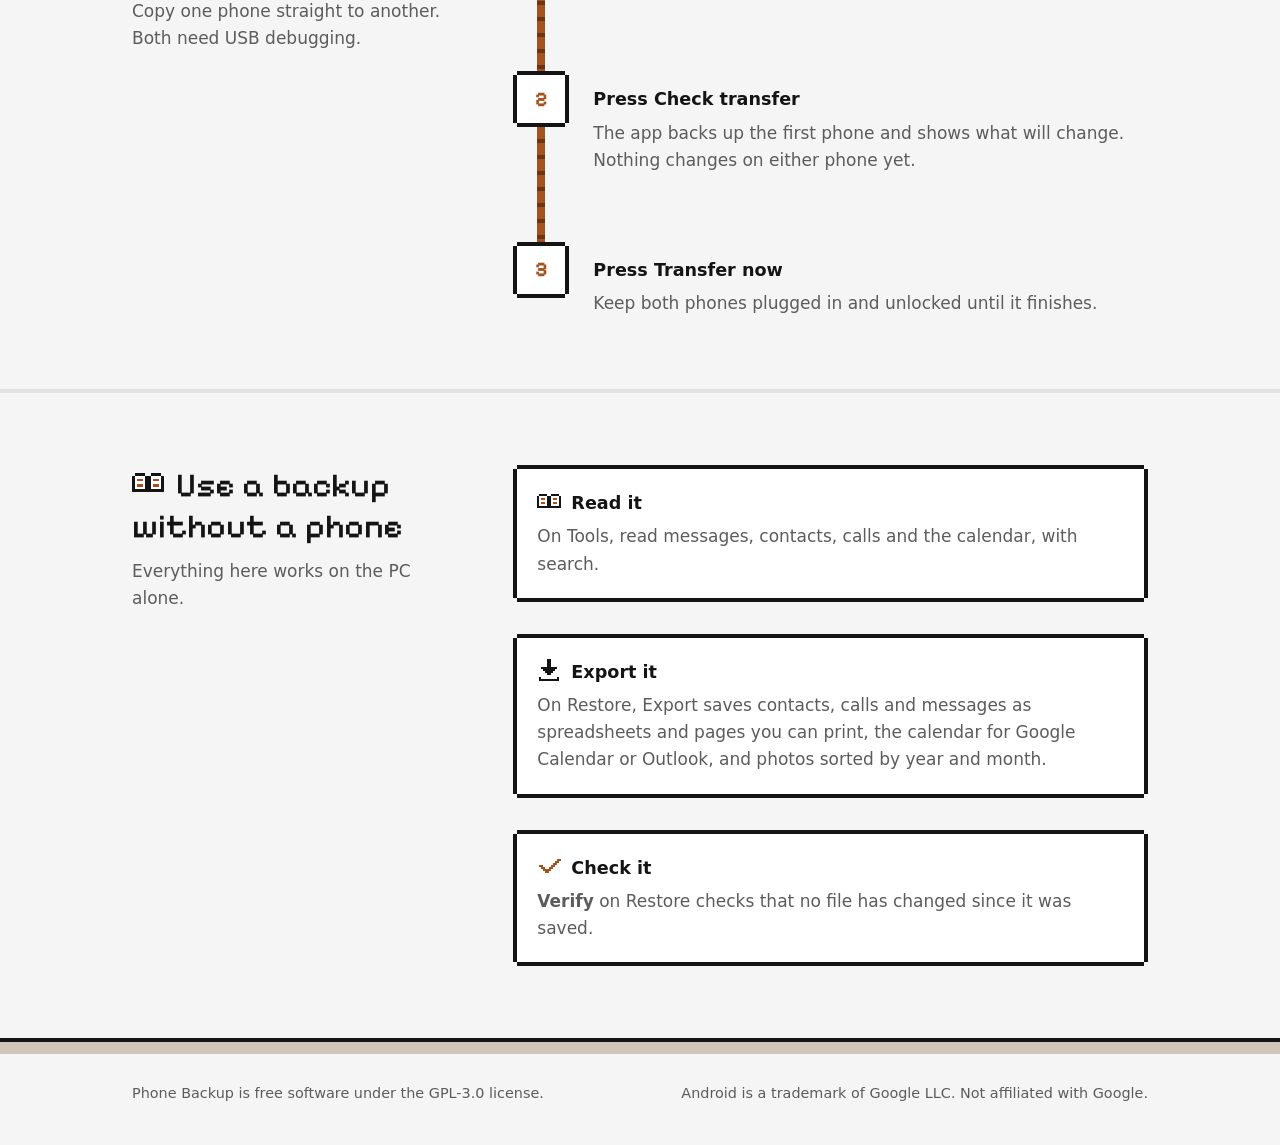
<file: docs/guide.html>
<!doctype html>
<html lang="en">
<head>
<meta charset="utf-8">
<meta name="viewport" content="width=device-width, initial-scale=1">
<link rel="icon" href="favicon.ico" sizes="any">
<link rel="icon" href="favicon.svg" type="image/svg+xml">
<title>Guide: Phone Backup</title>
<meta name="description" content="How to back up an Android phone to Windows, restore it, and move to a new phone with Phone Backup.">
<meta name="color-scheme" content="light dark">
<meta name="theme-color" media="(prefers-color-scheme: light)" content="#F5F5F5">
<meta name="theme-color" media="(prefers-color-scheme: dark)" content="#000000">
<link rel="preload" href="fonts/pixelify-sans.woff2" as="font" type="font/woff2" crossorigin>
<link rel="stylesheet" href="site.css">
<script src="theme.js"></script>
<script src="pixel.js" defer></script>
</head>
<body>
<a class="skip" href="#main">Skip to content</a>

<header>
  <div class="wrap">
    <a class="brand" href="./">
      <span class="logo" aria-hidden="true"><img src="logo.svg" width="28" height="28" alt=""></span>
      Phone Backup
    </a>
    <nav aria-label="Pages">
      <a class="nav-link" href="guide" aria-current="page">Guide</a>
      <a class="nav-link" href="faq">FAQ</a>
      <a class="nav-link" href="download">Download</a>
      <a class="nav-link" href="https://github.com/mitunmanav/phone-backup">
      <svg width="20" height="20" viewBox="0 0 24 24" fill="currentColor" aria-hidden="true"><path d="M12 .5a12 12 0 0 0-3.8 23.4c.6.1.8-.3.8-.6v-2.1c-3.3.7-4-1.6-4-1.6-.6-1.4-1.4-1.8-1.4-1.8-1-.7.1-.7.1-.7 1.2.1 1.8 1.2 1.8 1.2 1 1.8 2.8 1.3 3.5 1 .1-.8.4-1.3.7-1.6-2.7-.3-5.5-1.3-5.5-6 0-1.2.5-2.3 1.2-3.1-.1-.3-.5-1.5.1-3.2 0 0 1-.3 3.3 1.2a11.5 11.5 0 0 1 6 0C17.3 4.7 18.3 5 18.3 5c.7 1.7.2 2.9.1 3.2.8.8 1.2 1.9 1.2 3.1 0 4.7-2.8 5.7-5.5 6 .4.4.8 1.1.8 2.2v3.3c0 .3.2.7.8.6A12 12 0 0 0 12 .5Z"/></svg>
      GitHub
      </a>
    </nav>
    <button class="theme" type="button" aria-label="Theme">
      <span class="auto" data-px="auto"></span><span class="sun" data-px="sun"></span><span class="moon" data-px="moon"></span>
    </button>
  </div>
</header>

<main id="main">
  <div class="page-world">
  <span class="cloud" data-px="cloud" style="left: 8%; top: 12px"></span><span class="cloud" data-px="cloud" style="left: 58%; top: 20px"></span>
  <div class="wrap page-head">
    <div>
      <h1>Guide</h1>
      <p class="lead">From download to your first backup, then putting it back on a phone or moving to a new one.</p>
    </div>
    <div class="scene" aria-hidden="true"><span class="courier front wave" data-px="courier"></span><span class="flag" data-px="flag"></span></div>
  </div>
  </div>

  <nav class="wrap map" aria-label="On this page">
    <a href="#backup"><span data-px="flag"></span>First backup</a>
    <a href="#connect"><span data-px="plug"></span>Connect</a>
    <a href="#restore"><span data-px="back"></span>Restore</a>
    <a href="#move"><span data-px="swap"></span>New phone</a>
    <a href="#offline"><span data-px="book"></span>Without a phone</a>
  </nav>

  <section id="backup">
    <div class="wrap aside">
      <div class="side">
        <h2><span data-px="flag"></span>Your first backup</h2>
        <p class="section-lead">About 5 minutes, plus the time to copy.</p>
      </div>
      <ol class="steps">
        <li>
          <h3>Download the app</h3>
          <p>Get the file from the <a href="download">download page</a> and double-click it. Nothing to install. If Windows says it protected your PC, choose More info, then Run anyway. The app is not code-signed, which is why Windows asks.</p>
        </li>
        <li>
          <h3>Connect your phone</h3>
          <p>Plug it in with a USB cable and unlock it. For photos and files, choose File transfer in the phone's USB notification. For apps, contacts and messages, use USB debugging. All three ways are <a href="#connect">below</a>.</p>
        </li>
        <li>
          <h3>Pick what to copy</h3>
          <p>On Back up, your phone appears with a tile for each kind of file, with its size. Turn tiles on or off, or press Choose folders to pick single folders such as only your camera photos.</p>
        </li>
        <li>
          <h3>Press Back up now</h3>
          <p>Keep the phone plugged in and unlocked. You can pause and carry on later; Stop keeps what has already been copied.</p>
        </li>
        <li>
          <h3>Open your backup</h3>
          <p>It is a normal folder named after your phone. <code>report.txt</code> lists what was copied and anything that failed. Next time, only new or changed files are copied.</p>
        </li>
      </ol>
    </div>
  </section>

  <section id="connect">
    <div class="wrap aside">
      <div class="side">
        <h2><span data-px="plug"></span>Three ways to connect</h2>
        <p class="section-lead">Use whichever suits you. The app shows what to tap on your phone's brand.</p>
      </div>
      <div class="cols">
        <div>
          <h3><span data-px="box"></span>File transfer</h3>
          <p>Plug in, unlock, tap the USB notification and choose File transfer. Copies photos, videos and files. No setup.</p>
        </div>
        <div>
          <h3><span data-px="plug"></span>USB debugging</h3>
          <p>Adds apps, contacts, calls, messages and the calendar. In Settings, open About phone and tap Build number 7 times, then turn on USB debugging in Developer options. In the app, click Get adb to fetch Google's free tool, and tap Allow on the phone.</p>
        </div>
        <div>
          <h3><span data-px="wifi"></span>Wi-Fi</h3>
          <p>No cable after setup. On the phone, open Developer options, then Wireless debugging, tap Pair device with QR code and scan the code the app shows.</p>
        </div>
      </div>
    </div>
  </section>

  <section id="restore">
    <div class="wrap aside">
      <div class="side">
        <h2><span data-px="back"></span>Put a backup back on a phone</h2>
        <p class="section-lead">Works with any Android phone, not only the one you backed up.</p>
      </div>
      <ol class="steps">
        <li>
          <h3>Choose a backup</h3>
          <p>Open Restore and pick the backup. Its size and date are shown.</p>
        </li>
        <li>
          <h3>Choose what comes back</h3>
          <p>Photos and files, apps, contacts, call history, calendar and messages. Press Choose files to pick files from a list with previews. Large files, duplicates and old files are marked, so they are easy to leave out.</p>
        </li>
        <li>
          <h3>Press Restore now</h3>
          <p>Plug in the phone with USB debugging on. Anything the phone already has is skipped, never replaced, so restoring twice adds nothing twice. Apps come back without their logins and data. Events go into a new calendar, "Restored by Phone Backup". For messages, the phone asks to make Phone Backup Helper its messages app for a few minutes; switch back when the app says.</p>
        </li>
      </ol>
    </div>
  </section>

  <section id="move">
    <div class="wrap aside">
      <div class="side">
        <h2><span data-px="swap"></span>Move to a new phone</h2>
        <p class="section-lead">Copy one phone straight to another. Both need USB debugging.</p>
      </div>
      <ol class="steps">
        <li>
          <h3>Connect both phones</h3>
          <p>Open Transfer. Check which phone is Copy from and which is Copy to; press Swap if they are the wrong way round.</p>
        </li>
        <li>
          <h3>Press Check transfer</h3>
          <p>The app backs up the first phone and shows what will change. Nothing changes on either phone yet.</p>
        </li>
        <li>
          <h3>Press Transfer now</h3>
          <p>Keep both phones plugged in and unlocked until it finishes.</p>
        </li>
      </ol>
    </div>
  </section>

  <section id="offline">
    <div class="wrap aside">
      <div class="side">
        <h2><span data-px="book"></span>Use a backup without a phone</h2>
        <p class="section-lead">Everything here works on the PC alone.</p>
      </div>
      <div class="cols">
        <div>
          <h3><span data-px="book"></span>Read it</h3>
          <p>On Tools, read messages, contacts, calls and the calendar, with search.</p>
        </div>
        <div>
          <h3><span data-px="down"></span>Export it</h3>
          <p>On Restore, Export saves contacts, calls and messages as spreadsheets and pages you can print, the calendar for Google Calendar or Outlook, and photos sorted by year and month.</p>
        </div>
        <div>
          <h3><span data-px="check"></span>Check it</h3>
          <p><strong>Verify</strong> on Restore checks that no file has changed since it was saved.</p>
        </div>
      </div>
    </div>
  </section>
</main>


<footer>
  <div class="wrap">
    <span>Phone Backup is free software under the GPL-3.0 license.</span>
    <span>Android is a trademark of Google LLC. Not affiliated with Google.</span>
  </div>
</footer>

</body>
</html>
</file>
<file: docs/site.css>
/* The app's colors (src/ui/theme.rs, fn tokens), plus the courier scene's (src/ui/courier.rs). */
@font-face {
  /* Pixelify Sans, SIL Open Font License (fonts/OFL.txt). Headings, page names and buttons only. */
  font-family: "Pixelify Sans"; src: url("fonts/pixelify-sans.woff2") format("woff2");
  font-weight: 500 700; font-display: swap;
}
:root {
  --bg: #F5F5F5; --surface: #FFFFFF; --line: #E2E2E2;
  --ink: #141414; --muted: #5C5C5C;
  --accent: #A5531E; --on-accent: #FFFFFF; --deep: #6E3412;
  --outline: #141414; --sky: #DFE8EF; --ground: #CFC6B8; --cloud: #FFFFFF;
  --jacket: #2F3440; --pants: #4A4D55; --skin: #E8B996;
  --pixel: "Pixelify Sans", "Segoe UI", system-ui, sans-serif;
  --ease-out: cubic-bezier(0.23, 1, 0.32, 1);
  /* A 4 px pixel frame with stepped corners. */
  --frame: 0 -4px 0 0 var(--outline), 0 4px 0 0 var(--outline), -4px 0 0 0 var(--outline), 4px 0 0 0 var(--outline);
}
/* Dark follows the device unless the header button (theme.js) picked a theme; the two dark blocks must match. */
:root[data-theme="light"] { color-scheme: light; }
@media (prefers-color-scheme: dark) {
  :root:not([data-theme="light"]) {
    --bg: #000000; --surface: #101010; --line: #2C2C2C;
    --ink: #F4F4F4; --muted: #B0B0B0;
    --accent: #E39C66; --on-accent: #1A0E05; --deep: #8A4A20;
    --outline: #9A9A9A; --sky: #0C0D14; --ground: #1E1E25; --cloud: #1E2030;
    --jacket: #5B6272; --pants: #3E424C;
  }
}
:root[data-theme="dark"] {
  color-scheme: dark;
  --bg: #000000; --surface: #101010; --line: #2C2C2C;
  --ink: #F4F4F4; --muted: #B0B0B0;
  --accent: #E39C66; --on-accent: #1A0E05; --deep: #8A4A20;
  --outline: #9A9A9A; --sky: #0C0D14; --ground: #1E1E25; --cloud: #1E2030;
  --jacket: #5B6272; --pants: #3E424C;
}
* { box-sizing: border-box; }
html { -webkit-text-size-adjust: 100%; -webkit-tap-highlight-color: transparent; }
a, button { touch-action: manipulation; }
body {
  margin: 0; background: var(--bg); color: var(--ink);
  font: 17px/1.6 "Segoe UI Variable Text", "Segoe UI", system-ui, -apple-system, sans-serif;
}
a { color: var(--accent); text-underline-offset: 3px; }
:focus-visible { outline: 4px solid var(--accent); outline-offset: 4px; }
/* Hidden until a keyboard user tabs to it. */
.skip { position: absolute; left: 16px; top: -64px; z-index: 3; min-height: 44px; display: inline-flex; align-items: center; padding: 0 16px; background: var(--accent); color: var(--on-accent); font: 700 1rem var(--pixel); }
.skip:focus { top: 12px; }
.wrap { max-width: 1080px; margin: 0 auto; padding: 0 16px; }
@media (min-width: 640px) { .wrap { padding: 0 32px; } }
.mono { font-family: "Cascadia Code", "Cascadia Mono", Consolas, monospace; }
/* Pixel art: CSS gives each picture its size; pixel.js draws it. */
[data-px] { display: inline-block; flex-shrink: 0; line-height: 0; color: var(--outline); }
.btn [data-px], .theme [data-px] { color: inherit; }
[data-px] svg { display: block; width: 100%; height: 100%; }

/* Header: the logo, then the pages. On phones the pages wrap onto their own row. */
header .wrap { display: flex; flex-wrap: wrap; align-items: center; justify-content: space-between; gap: 0 24px; min-height: 64px; }
.brand { display: flex; align-items: center; gap: 10px; font: 700 1.2rem var(--pixel); color: var(--ink); text-decoration: none; min-height: 44px; }
/* Logo spot: a fixed square so the logo can be swapped in without moving the header. */
.logo { display: inline-grid; place-items: center; width: 28px; height: 28px; flex-shrink: 0; }
.logo > * { max-width: 100%; max-height: 100%; }
nav { display: flex; flex-wrap: wrap; gap: 0 20px; }
.nav-link { color: var(--ink); min-height: 44px; min-width: 44px; justify-content: center; display: inline-flex; align-items: center; gap: 8px; padding: 0 4px; text-decoration: none; font: 500 1.05rem var(--pixel); }
.nav-link[aria-current="page"] { color: var(--accent); text-decoration: underline; text-decoration-thickness: 4px; text-underline-offset: 6px; }
@media (hover: hover) and (pointer: fine) { .nav-link:hover { color: var(--accent); } }
.nav-link svg { flex-shrink: 0; }
.brand, .nav-link { white-space: nowrap; }
/* Theme button: shows the icon of the current choice. Beside the links on wide screens; beside the logo on phones, where the links wrap to their own row. */
.brand { margin-right: auto; }
@media (max-width: 639px) { .brand { order: -2; } .theme { order: -1; } }
.theme {
  display: inline-grid; place-items: center; width: 44px; height: 44px; padding: 0; margin-left: 4px;
  border: 0; background: transparent; color: var(--ink); cursor: pointer;
}
.theme:active { transform: translateY(2px); }
@media (hover: hover) and (pointer: fine) { .theme:hover { background: var(--surface); } }
.theme [data-px] { display: none; width: 24px; height: 24px; }
:root:not([data-theme]) .theme .auto, [data-theme="light"] .theme .sun, [data-theme="dark"] .theme .moon { display: block; }
/* Keeps all four pages on one row at 320 px. */
@media (max-width: 420px) { nav { gap: 0 12px; } .nav-link { padding: 0 2px; } .nav-link svg { display: none; } }

h1 {
  /* At 500 the pixel C keeps a clear gap; bolder, it reads as O. */
  font: 500 clamp(2.3rem, 6.5vw, 4.2rem)/1.05 var(--pixel);
  margin: 0 0 20px; text-wrap: balance;
}
h2 { font: 500 clamp(1.6rem, 3.5vw, 2.1rem)/1.2 var(--pixel); margin: 0 0 12px; }
/* A section title's icon sits on the title's first line. */
h2 > [data-px] { width: 32px; height: 32px; vertical-align: -4px; margin-right: 12px; }
h3 { font-size: 1.1rem; margin: 0 0 6px; }
.lead { font-size: 1.2rem; color: var(--muted); margin: 0 0 32px; max-width: 30em; }
.note { margin: 16px 0 0; font-size: .9rem; color: var(--muted); }

/* Buttons: square with stepped corners and a 4 px ledge underneath; pressing pushes the button down onto it. */
.actions { display: flex; flex-wrap: wrap; gap: 16px 20px; padding: 4px; }
.btn {
  --edge: var(--outline); --face: var(--bg);
  display: inline-flex; align-items: center; gap: 10px; min-height: 48px; padding: 0 22px; margin-bottom: 4px;
  font: 700 1.1rem var(--pixel); text-decoration: none; color: var(--ink); background: var(--face);
  box-shadow: 0 -4px 0 0 var(--edge), 0 4px 0 0 var(--edge), -4px 0 0 0 var(--edge), 4px 0 0 0 var(--edge), 0 8px 0 0 var(--edge);
  user-select: none; -webkit-user-select: none; -webkit-touch-callout: none;
}
.btn.primary { --edge: var(--deep); --face: var(--accent); color: var(--on-accent); }
.btn [data-px] { width: 20px; height: 20px; }
.btn:active { transform: translateY(4px); box-shadow: 0 -4px 0 0 var(--edge), 0 4px 0 0 var(--edge), -4px 0 0 0 var(--edge), 4px 0 0 0 var(--edge); }
@media (hover: hover) and (pointer: fine) {
  .btn:hover { --face: var(--surface); }
  /* Mixing toward ink darkens copper in light mode and lightens it in dark, so label contrast only improves. */
  .btn.primary:hover { --face: color-mix(in srgb, var(--accent) 85%, var(--ink)); }
}

/* Courier: pixel.js draws every pose; these rules pick one. Standing, empty-handed, side on, by default. */
.c-load, .c-up, .c-out, .c-wave, .c-front, .front .c-side { display: none; }
.front .c-front { display: inline; }
.c-legs > g { visibility: hidden; }
.c-legs > g:first-child { visibility: visible; }
.carry .c-load, .carry .c-up { display: inline; }
.carry .c-body { display: none; }
.wave .c-body { display: none; }
.wave .c-out, .wave .c-wave { display: inline; }
/* Walking: the four leg frames take turns, a tenth of a second each. */
@media (prefers-reduced-motion: no-preference) {
  .walk .c-legs > g { animation: step .4s steps(1) infinite; }
  .walk .c-legs > g:nth-child(2) { animation-delay: -.3s; }
  .walk .c-legs > g:nth-child(3) { animation-delay: -.2s; }
  .walk .c-legs > g:nth-child(4) { animation-delay: -.1s; }
  .wave .c-wave { animation: blink .4s steps(1) 4 both; }
}
@keyframes step { 0% { visibility: visible; } 25%, 100% { visibility: hidden; } }
@keyframes blink { 50% { visibility: hidden; } }

/* Home: the headline, then the courier's world: the phone, the cable on the ground and the PC with a shelf per kind of file. */
.intro { padding-block: 56px 40px; }
@media (min-width: 900px) { .intro { padding-block: 88px 56px; } }
.intro h1 { max-width: 12em; }
.world {
  position: relative; height: 200px; background: var(--sky); overflow: hidden; container-type: inline-size;
  border-bottom: 20px solid var(--ground); box-shadow: inset 0 -4px 0 var(--outline);
}
.world .cloud { position: absolute; width: 64px; height: 24px; }
/* Clouds sway a few pixels at a time, one pixel step every half second. */
@media (prefers-reduced-motion: no-preference) { .world .cloud, .page-world .cloud { animation: drift 24s steps(48) infinite; } .world .cloud + .cloud, .page-world .cloud + .cloud { animation-delay: -12s; } }
@keyframes drift { 50% { transform: translateX(48px); } }
.world .phone { position: absolute; left: 16px; bottom: 4px; width: 48px; height: 64px; }
.world .cable { position: absolute; left: 64px; right: 136px; bottom: 4px; height: 4px; background: var(--accent); }
.world .pc { position: absolute; right: 16px; bottom: 4px; width: 120px; height: 110px; }
/* The courier is a button (click him and he waves), padded out to a 48 px target. */
.walker {
  position: absolute; left: 64px; bottom: 4px; width: 48px; height: 72px; padding: 0 4px 4px; border: 0; background: none; cursor: pointer;
  /* He starts at the PC, walks back for a box, and carries it over; pixel.js fills a shelf slot each time he arrives. */
  --run: calc(100cqw - 64px - 136px - 48px);
  transform: translateX(calc(var(--run) / 2));
}
.walker > span { display: block; width: 40px; height: 64px; }
.walker .c-load, .walker .c-up { display: inline; }
.walker .c-body { display: none; }
@media (prefers-reduced-motion: no-preference) {
  .walker { animation: route 6s linear infinite; }
  .walker > span { animation: turn 6s steps(1) infinite; }
  .walker .c-load, .walker .c-up { animation: carry 6s steps(1) infinite; }
  .walker .c-body { display: inline; animation: empty 6s steps(1) infinite; }
  .walker.waving, .walker.waving * { animation-play-state: paused; }
}
/* Pause: top right of the scene; pressed, it shows the copper frame and the courier stops where he is. */
.world .pause { position: absolute; top: 12px; right: 12px; width: 44px; height: 44px; padding: 10px; border: 0; background: var(--surface); color: var(--ink); cursor: pointer; box-shadow: var(--frame); }
.world .pause[aria-pressed="true"] { color: var(--accent); box-shadow: 0 -4px 0 0 var(--accent), 0 4px 0 0 var(--accent), -4px 0 0 0 var(--accent), 4px 0 0 0 var(--accent); }
.world .pause [data-px] { width: 24px; height: 24px; color: inherit; }
.world.paused .walker, .world.paused .walker *, .world.paused .cloud, .world.away .walker, .world.away .walker *, .world.away .cloud { animation-play-state: paused; }
@media (prefers-reduced-motion: reduce) { .world .pause { display: none; } }
@keyframes route { 0%, 100% { transform: translateX(var(--run)); } 50% { transform: translateX(0); } }
@keyframes turn { 0% { transform: scaleX(-1); } 50% { transform: none; } }
@keyframes carry { 0% { opacity: 0; } 50%, 100% { opacity: 1; } }
@keyframes empty { 0% { opacity: 1; } 50%, 100% { opacity: 0; } }
/* Waving: he faces you, puts the box down and waves. */
.walker.waving .c-load, .walker.waving .c-up, .walker.waving .c-body { display: none; }
.walker.waving .c-out, .walker.waving .c-wave { display: inline; }
.walker.waving .c-side { display: none; }
.walker.waving .c-front { display: inline; }
.walker.waving > span { transform: none; }
@media (max-width: 420px) {
  .world { height: 168px; }
  .world .pc { width: 96px; height: 88px; }
  .world .cable { right: 112px; }
  .walker { --run: calc(100cqw - 64px - 112px - 48px); }
}

/* Home and guide: the cable runs down the page and every section or step is a stop on it, with a sign.
   The sign's frame turns copper and the wire fills to the next stop as you scroll (below). */
.route { position: relative; padding-block: 64px 24px; }
.stop, .steps li { --sign: 48px; --rail: 80px; position: relative; padding: 0 0 72px var(--rail); border: 0; }
.steps li:last-child { padding-bottom: 0; }
.sign, .steps li::before {
  position: absolute; left: 4px; top: 0; width: var(--sign); height: var(--sign); z-index: 1;
  display: grid; place-items: center; background: var(--surface); box-shadow: var(--frame);
}
.sign [data-px] { width: 32px; height: 32px; }
/* The wire: a copper cable in whole pixels, with a darker band every 16 px. */
.stop::after, .steps li::after {
  content: ""; position: absolute; left: calc(4px + var(--sign) / 2 - 4px); top: calc(var(--sign) + 4px); bottom: -4px; width: 8px;
  background: repeating-linear-gradient(var(--accent) 0 12px, var(--deep) 12px 16px);
}
/* On home the last stop's wire runs on to the end of the page's route, where the rider stops. */
.steps li:last-child::after { display: none; }
.stop > h2 { padding-top: 4px; }
.stop > p { margin: 0; color: var(--muted); max-width: 36em; }
.stop .actions { margin-top: 24px; }
/* The courier rides the cable down the page, facing you with a box, and stays in view while you read. */
.rider { position: sticky; top: 50vh; height: 0; z-index: 2; pointer-events: none; }
.rider > span { display: block; width: 40px; height: 80px; margin-left: calc(4px + 24px - 20px); transform: translateY(-80px); }
@media (max-width: 420px) {
  .stop, .steps li { --sign: 40px; --rail: 60px; }
  .sign [data-px] { width: 24px; height: 24px; }
  .rider > span { margin-left: calc(4px + 20px - 20px); }
}

/* What it saves, beside the real folder the app writes. */
.saves { display: grid; gap: 40px; margin-top: 24px; }
@media (min-width: 1000px) { .saves { grid-template-columns: 1fr 1fr; gap: 56px; } }
.kinds { display: grid; gap: 20px; align-content: start; }
.kinds p { margin: 0; color: var(--muted); max-width: 32em; }
.tree {
  background: var(--surface); box-shadow: var(--frame); margin: 4px;
  padding: 24px 20px; font-size: .95rem; line-height: 2; overflow-x: auto;
}
.tree ul { list-style: none; margin: 0; padding: 0; }
.tree ul ul { padding-left: 22px; border-left: 4px solid var(--line); margin-left: 8px; }
/* Long phone names and paths wrap instead of being cut off at large text sizes. */
.tree li { overflow-wrap: anywhere; }
/* Rows arrive top to bottom once on load, like files landing in the backup. --i is the row number. */
.tree li > span { display: inline-block; max-width: 100%; line-height: 1.5; animation: arrive 360ms var(--ease-out) both; animation-delay: calc(1.2s + var(--i) * 50ms); }
@keyframes arrive { from { opacity: 0; transform: translateX(-8px); } }
.tree .dir { font-weight: 700; }
/* A pixel folder before each folder name. */
.tree .dir::before { content: ""; display: inline-block; width: 16px; height: 12px; margin-right: 8px; vertical-align: -1px; background: var(--accent); clip-path: polygon(0 0, 8px 0, 8px 2px, 16px 2px, 16px 12px, 0 12px); }
.tree .root { color: var(--accent); }
.tree .hint { margin-left: 10px; color: var(--muted); font-family: "Segoe UI", system-ui, sans-serif; font-size: .85rem; }
@media (max-width: 420px) { .tree { padding: 20px 14px; font-size: .85rem; } .tree ul ul { padding-left: 14px; margin-left: 4px; } }

/* The real app mid-backup; the picture follows the visitor's light or dark setting. */
.shot { margin: 24px 4px 0; }
.shot img { display: block; width: 100%; height: auto; box-shadow: var(--frame); }

/* Guide, FAQ and download: the page opens in the courier's world, the name in the sky and his scene for that page on the ground. */
.page-world { position: relative; overflow: hidden; background: var(--sky); border-bottom: 20px solid var(--ground); box-shadow: inset 0 -4px 0 var(--outline); }
.page-world .cloud { position: absolute; width: 64px; height: 24px; }
.page-head { position: relative; display: grid; gap: 8px; align-items: end; padding-top: 48px; }
@media (min-width: 900px) { .page-head { grid-template-columns: 1fr auto; gap: 48px; padding-top: 80px; } .page-head > div:first-child { padding-bottom: 48px; } }
.page-head .lead { margin-bottom: 0; }
.scene { display: flex; align-items: flex-end; justify-content: center; gap: 20px; min-width: 240px; height: 112px; padding-bottom: 4px; }
.scene .courier { width: 40px; height: 80px; }
.scene .flag { width: 48px; height: 48px; }
.scene .ask { width: 40px; height: 40px; align-self: flex-start; margin: 12px 0 0 -16px; }
.scene .pc { width: 72px; height: 66px; }
/* Once on load the courier walks in side on, then turns to face you: on the guide he waves, on the FAQ a question pops up. */
@media (prefers-reduced-motion: no-preference) {
  .scene { overflow: hidden; }
  .scene .courier { animation: enter 1.2s steps(12) both; }
  .scene .courier .c-side, .scene .courier .c-front { display: inline; }
  .scene .courier .c-side { animation: shown 1.2s steps(1, end) forwards; }
  .scene .courier .c-front { animation: shown 1.2s steps(1, end) reverse backwards; }
  .scene .courier .c-legs > g { animation: step .4s steps(1) 3; }
  .scene .courier .c-legs > g:nth-child(2) { animation-delay: -.3s; }
  .scene .courier .c-legs > g:nth-child(3) { animation-delay: -.2s; }
  .scene .courier .c-legs > g:nth-child(4) { animation-delay: -.1s; }
  .scene .wave .c-wave { animation-delay: 1.2s; }
  .scene .ask { animation: pop 160ms steps(2) 1.3s both; }
}
@keyframes enter { from { transform: translateX(-120px); } }
@keyframes shown { from { visibility: visible; } to { visibility: hidden; } }
@keyframes pop { from { opacity: 0; transform: translateY(4px); } }

section { padding: 72px 0; border-top: 4px solid var(--line); }
/* Guide and FAQ: a row of signs on a short cable, one per part of the page. */
.map { position: relative; display: flex; flex-wrap: wrap; gap: 16px 24px; padding-block: 40px; }
.map::before { content: ""; position: absolute; left: 24px; right: 24px; top: 50%; height: 4px; margin-top: -2px; background: var(--accent); }
.map a {
  position: relative; display: inline-flex; align-items: center; gap: 10px; min-height: 48px; padding: 8px 16px; margin: 4px;
  background: var(--surface); box-shadow: var(--frame); color: var(--ink); text-decoration: none; font: 500 1rem var(--pixel);
}
.map [data-px] { width: 24px; height: 24px; }
.map a:active { transform: translateY(4px); }
@media (hover: hover) and (pointer: fine) { .map a:hover { color: var(--accent); } }
/* On a phone the signs stack in two columns; a cable through wrapped rows would read as a strike-through. */
@media (max-width: 600px) { .map { display: grid; grid-template-columns: 1fr 1fr; gap: 8px; } .map::before { display: none; } .map a { font-size: .9rem; padding: 8px 10px; } }
.map + section { border-top: 0; padding-top: 32px; }
.section-lead { color: var(--muted); margin: 0 0 40px; max-width: 36em; }
.cols { display: grid; gap: 32px 40px; grid-template-columns: repeat(auto-fit, minmax(min(100%, 240px), 1fr)); }
.cols p { margin: 0; color: var(--muted); max-width: 32em; }
/* Guide: each way to connect, and each use of a backup, is a small framed card with its icon. */
.cols > div { background: var(--surface); box-shadow: var(--frame); margin: 4px; padding: 20px; }
.cols h3 > [data-px] { width: 24px; height: 24px; vertical-align: -5px; margin-right: 10px; }
code { font-family: "Cascadia Code", Consolas, monospace; font-size: .9em; overflow-wrap: anywhere; }
pre { background: var(--surface); box-shadow: var(--frame); padding: 16px; overflow-x: auto; margin: 20px 4px 0; max-width: 32em; }
/* Download: each command sits in a small window named after where you type it. */
pre[data-title] { padding-top: 52px; position: relative; }
pre[data-title]::before {
  content: attr(data-title); position: absolute; inset: 0 0 auto; padding: 6px 16px; background: var(--outline); color: var(--surface); font: 500 .85rem var(--pixel);
}
.split { display: grid; gap: 40px; }
/* Columns may shrink below a code line's width; the code box scrolls instead of the page. */
.split > * { min-width: 0; }
@media (min-width: 900px) { .split { grid-template-columns: 1fr 1fr; gap: 64px; } }
.split p { color: var(--muted); margin: 0; max-width: 32em; }

/* Guide: the steps are numbered stops on the cable. */
.steps { list-style: none; margin: 0; padding: 0; counter-reset: step; max-width: 40em; }
.steps li { counter-increment: step; }
.steps li::before { content: counter(step); color: var(--accent); font: 700 1.3rem var(--pixel); }
.steps p { margin: 0; color: var(--muted); }
.steps h3 { padding-top: 10px; }

/* Guide and FAQ on wide screens: the section title stays in view on the left while its steps or answers scroll on the right. */
@media (min-width: 900px) {
  .aside { display: grid; grid-template-columns: minmax(0, 1fr) minmax(0, 2fr); gap: 64px; align-items: start; }
  .aside .side { position: sticky; top: 32px; }
  .aside .section-lead { margin-bottom: 0; }
  .aside .cols { grid-template-columns: 1fr; }
}

/* FAQ: every answer shown, grouped by topic. */
/* On phones a topic title with no lead line needs room before its first question. */
.side h2:last-child { margin-bottom: 28px; }
.qa { display: grid; gap: 24px; max-width: 40em; }
.qa p { margin: 0; color: var(--muted); }
/* Each question is a framed card with a copper bar down its left edge. */
.qa > div { background: var(--surface); box-shadow: var(--frame); margin: 4px; padding: 20px 20px 20px 32px; position: relative; }
.qa > div::before { content: ""; position: absolute; left: 0; top: 0; bottom: 0; width: 8px; background: var(--accent); }

/* Download: the newest release, read live from GitHub, on a shipping label with copper tape across the top. */
.release { background: var(--surface); box-shadow: var(--frame); margin: 4px; padding: 36px 24px 28px; max-width: 40em; position: relative; }
.release::before { content: ""; position: absolute; inset: 0 0 auto; height: 12px; background: repeating-linear-gradient(90deg, var(--accent) 0 16px, var(--deep) 16px 20px); }
.release dl { display: grid; grid-template-columns: max-content 1fr; gap: 6px 24px; margin: 24px 0 0; }
.release dt { color: var(--muted); }
/* Placeholders stay faint until GitHub answers, then the real values fade in. */
.release dd { margin: 0; font-variant-numeric: tabular-nums; overflow-wrap: anywhere; transition: opacity 150ms var(--ease-out); }
.release[aria-busy="true"] dd { opacity: .55; }
@media (max-width: 420px) { .release { padding: 32px 16px 20px; } }
.release .note[role="status"]:empty { display: none; }
section.after { margin-top: 72px; }
.after .steps li { padding-bottom: 48px; }
.after .steps li:last-child { padding-bottom: 0; }

/* The footer is the ground the whole page stands on. */
footer { border-top: 4px solid var(--outline); box-shadow: inset 0 12px 0 var(--ground); padding: 40px 0 40px; color: var(--muted); font-size: .9rem; }
footer .wrap { display: flex; flex-wrap: wrap; gap: 8px 32px; justify-content: space-between; }

/* The cable lights as you scroll: each sign's frame turns copper as it crosses three quarters of the way down the screen,
   and its wire fills on to the next one; the unlit wire shows in the line color. Browsers without scroll-driven
   animations, and reduced motion, keep the cable fully lit. */
@media (prefers-reduced-motion: no-preference) {
  @supports (animation-timeline: view()) {
    .stop, .steps li { view-timeline: --cable block; view-timeline-inset: 0 25%; }
    .stop > h2::after, .steps h3::after {
      content: ""; position: absolute; left: calc(4px + var(--sign) / 2 - 4px); top: calc(var(--sign) + 4px); bottom: -4px; width: 8px; background: var(--line);
    }
    .steps li:last-child h3::after { display: none; }
    .stop::after, .steps li::after { z-index: 1; transform-origin: top; animation: charge linear both; animation-timeline: --cable; animation-range: entry 0% entry 100%; }
    .sign, .steps li::before { animation: socket linear both; animation-timeline: --cable; animation-range: entry 0% entry 24px; }
    @keyframes charge { from { transform: scaleY(0); } }
    @keyframes socket { from { box-shadow: var(--frame); } to { box-shadow: 0 -4px 0 0 var(--accent), 0 4px 0 0 var(--accent), -4px 0 0 0 var(--accent), 4px 0 0 0 var(--accent); } }
  }
}

@media (prefers-reduced-motion: reduce) {
  .theme:active, .btn:active { transform: none; }
  .tree li > span { animation-name: fade; }
}
@keyframes fade { from { opacity: 0; } }

/* The pixel font's web copy has no "fi" ligature glyph. Last, because each font shorthand above resets this. */
h1, h2, .brand, .nav-link, .btn, .skip, .steps li::before { font-feature-settings: "liga" 0, "clig" 0; }
</file>
